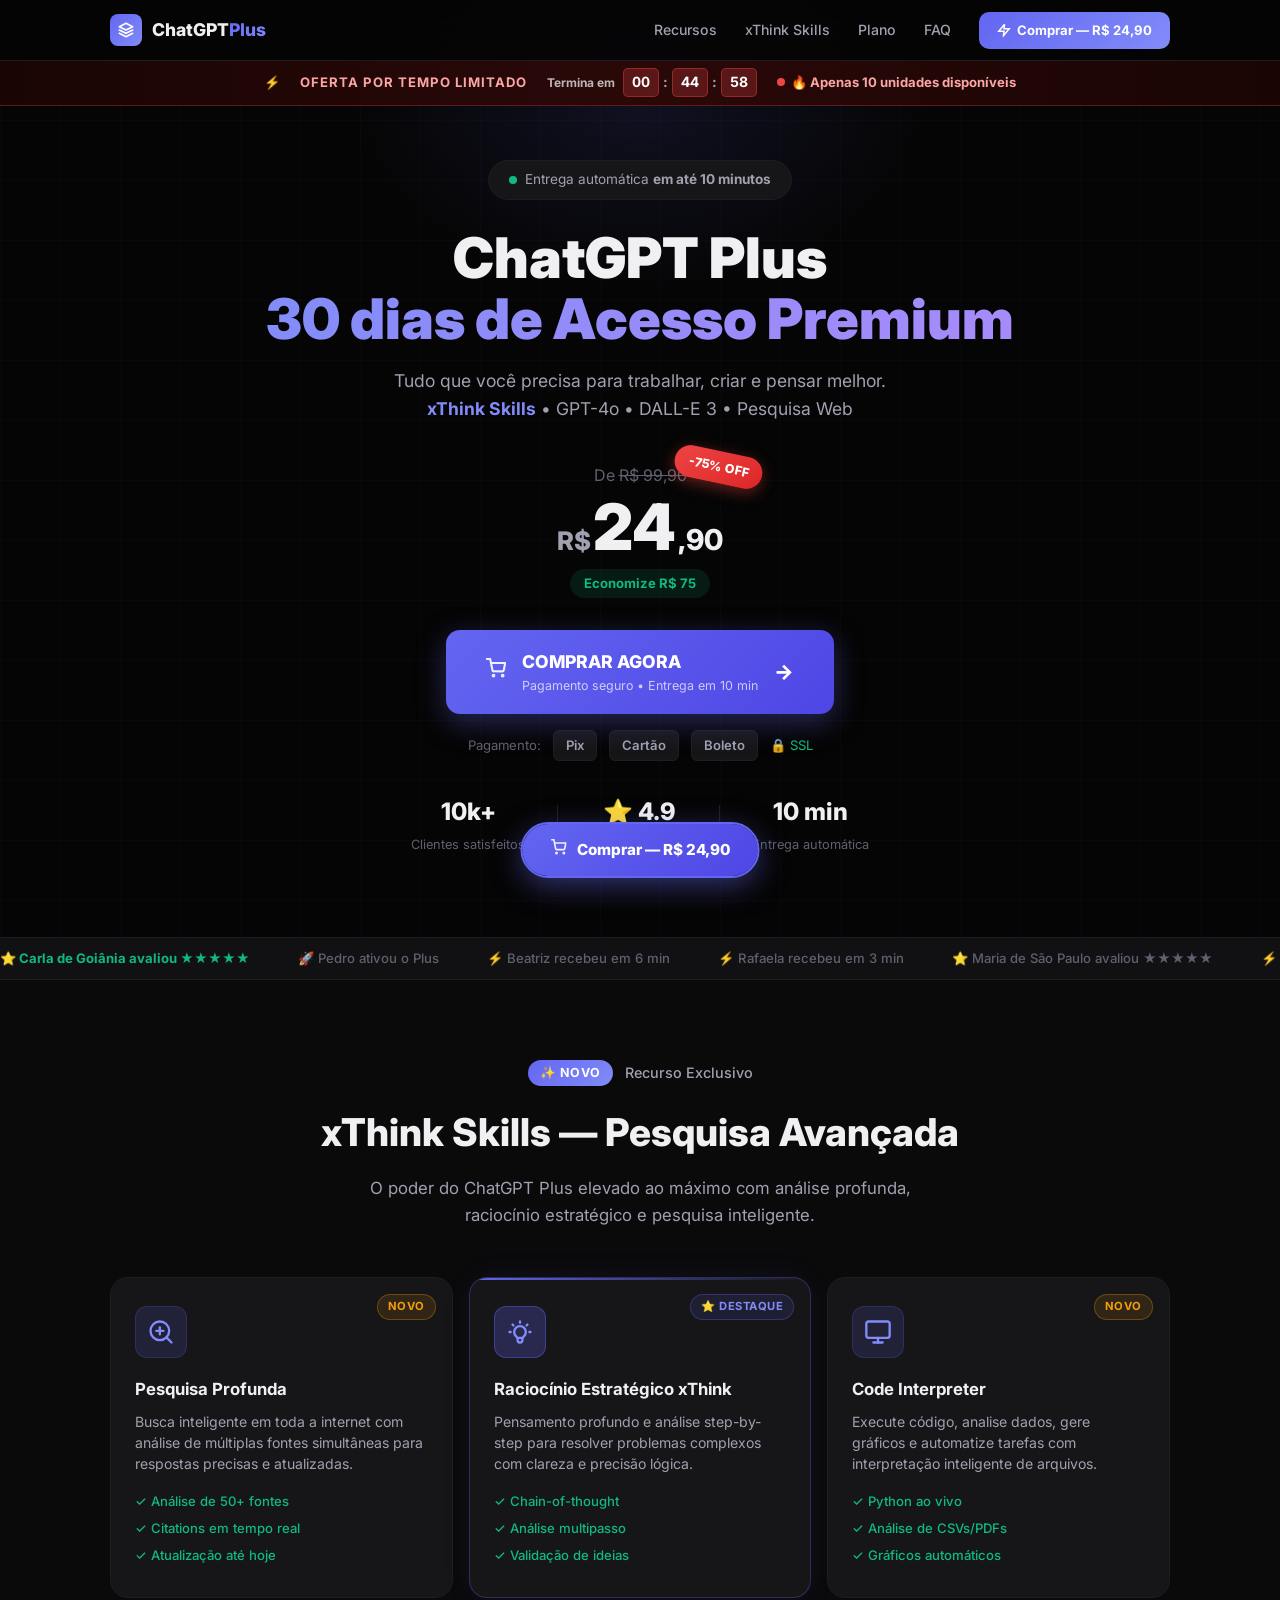
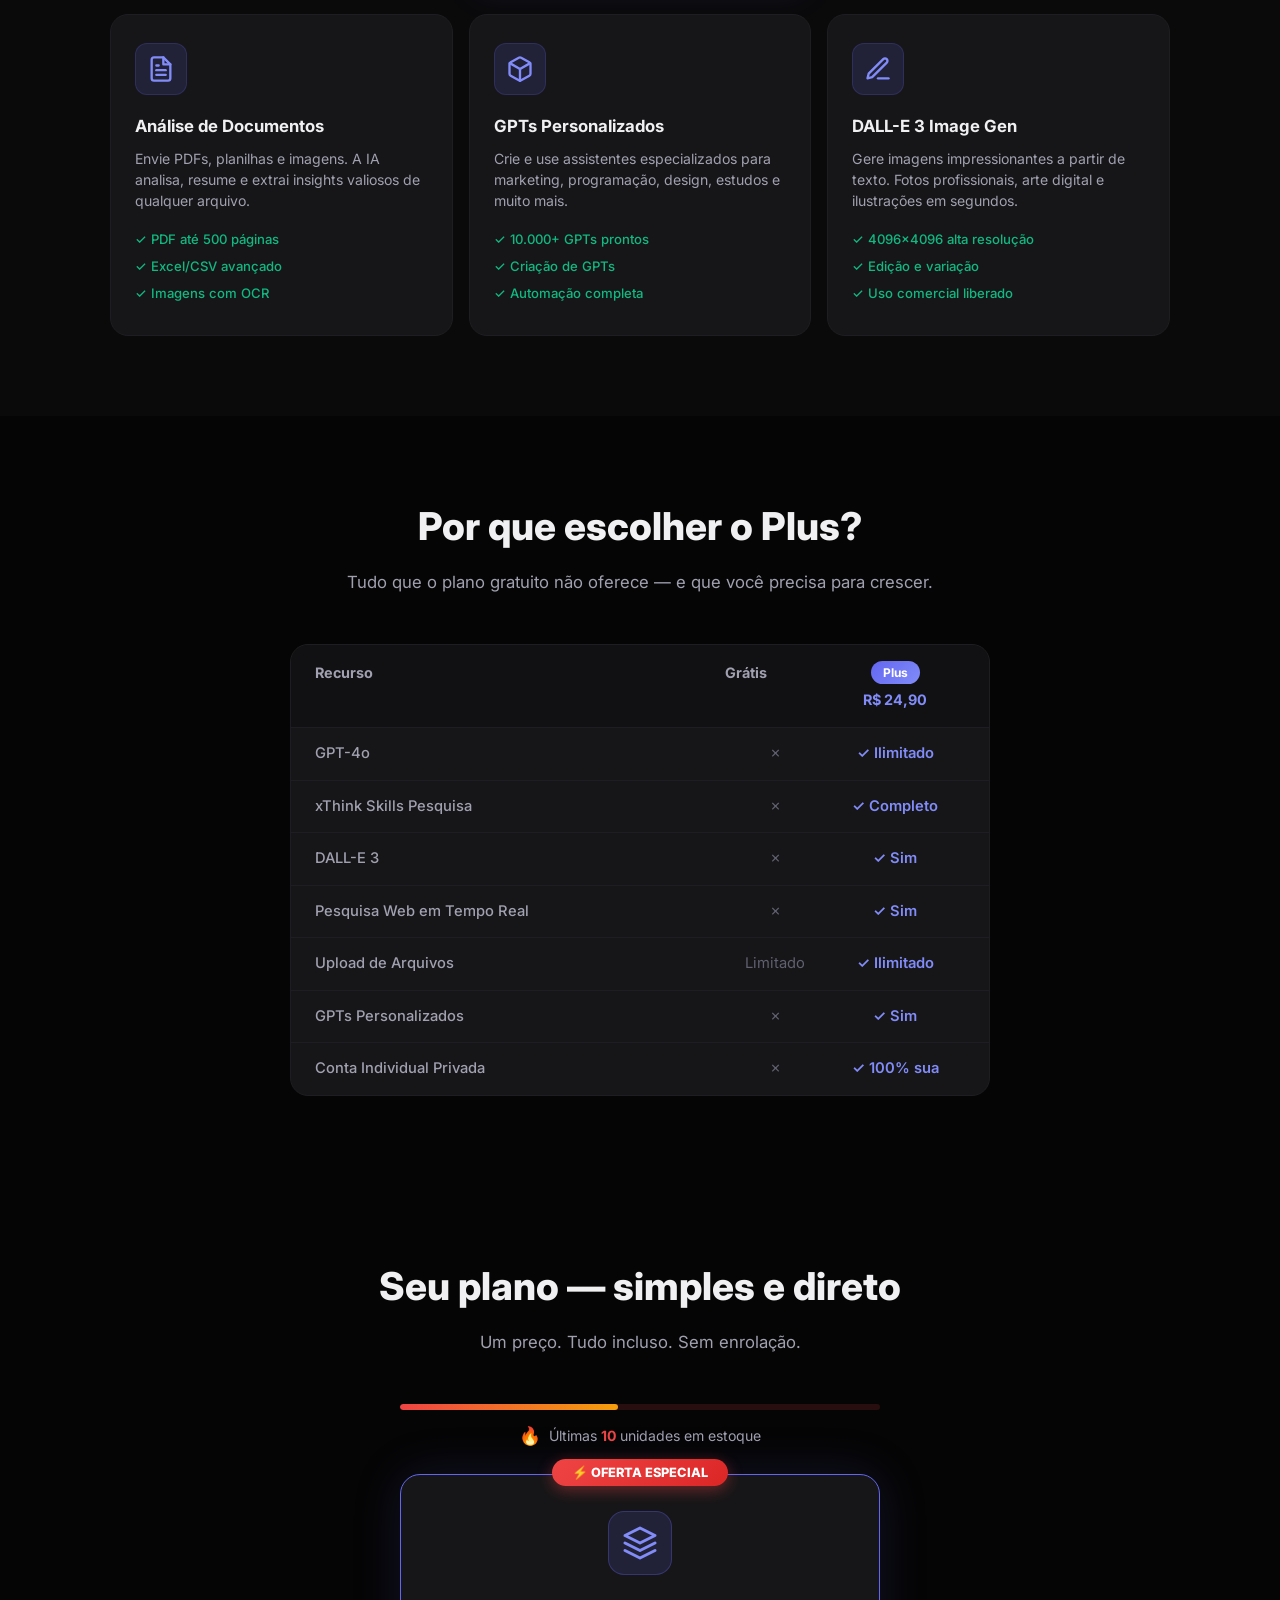
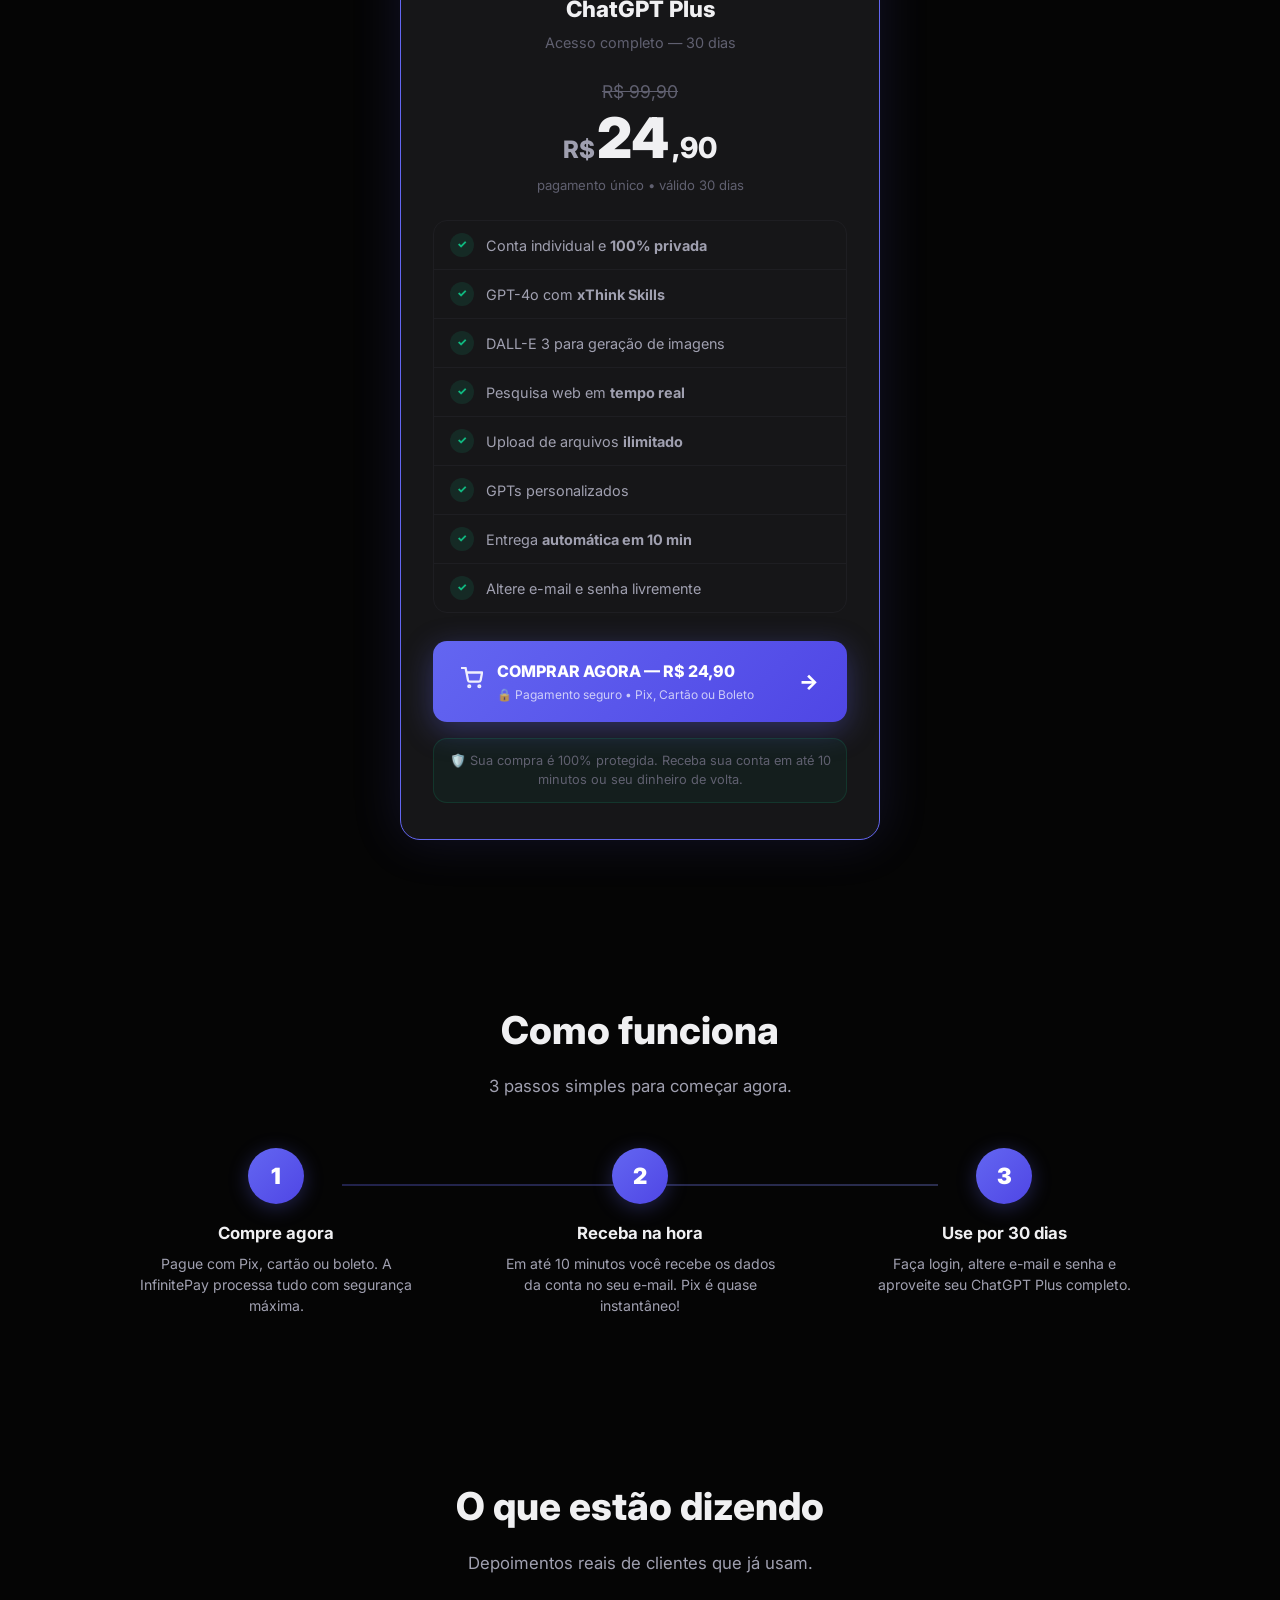
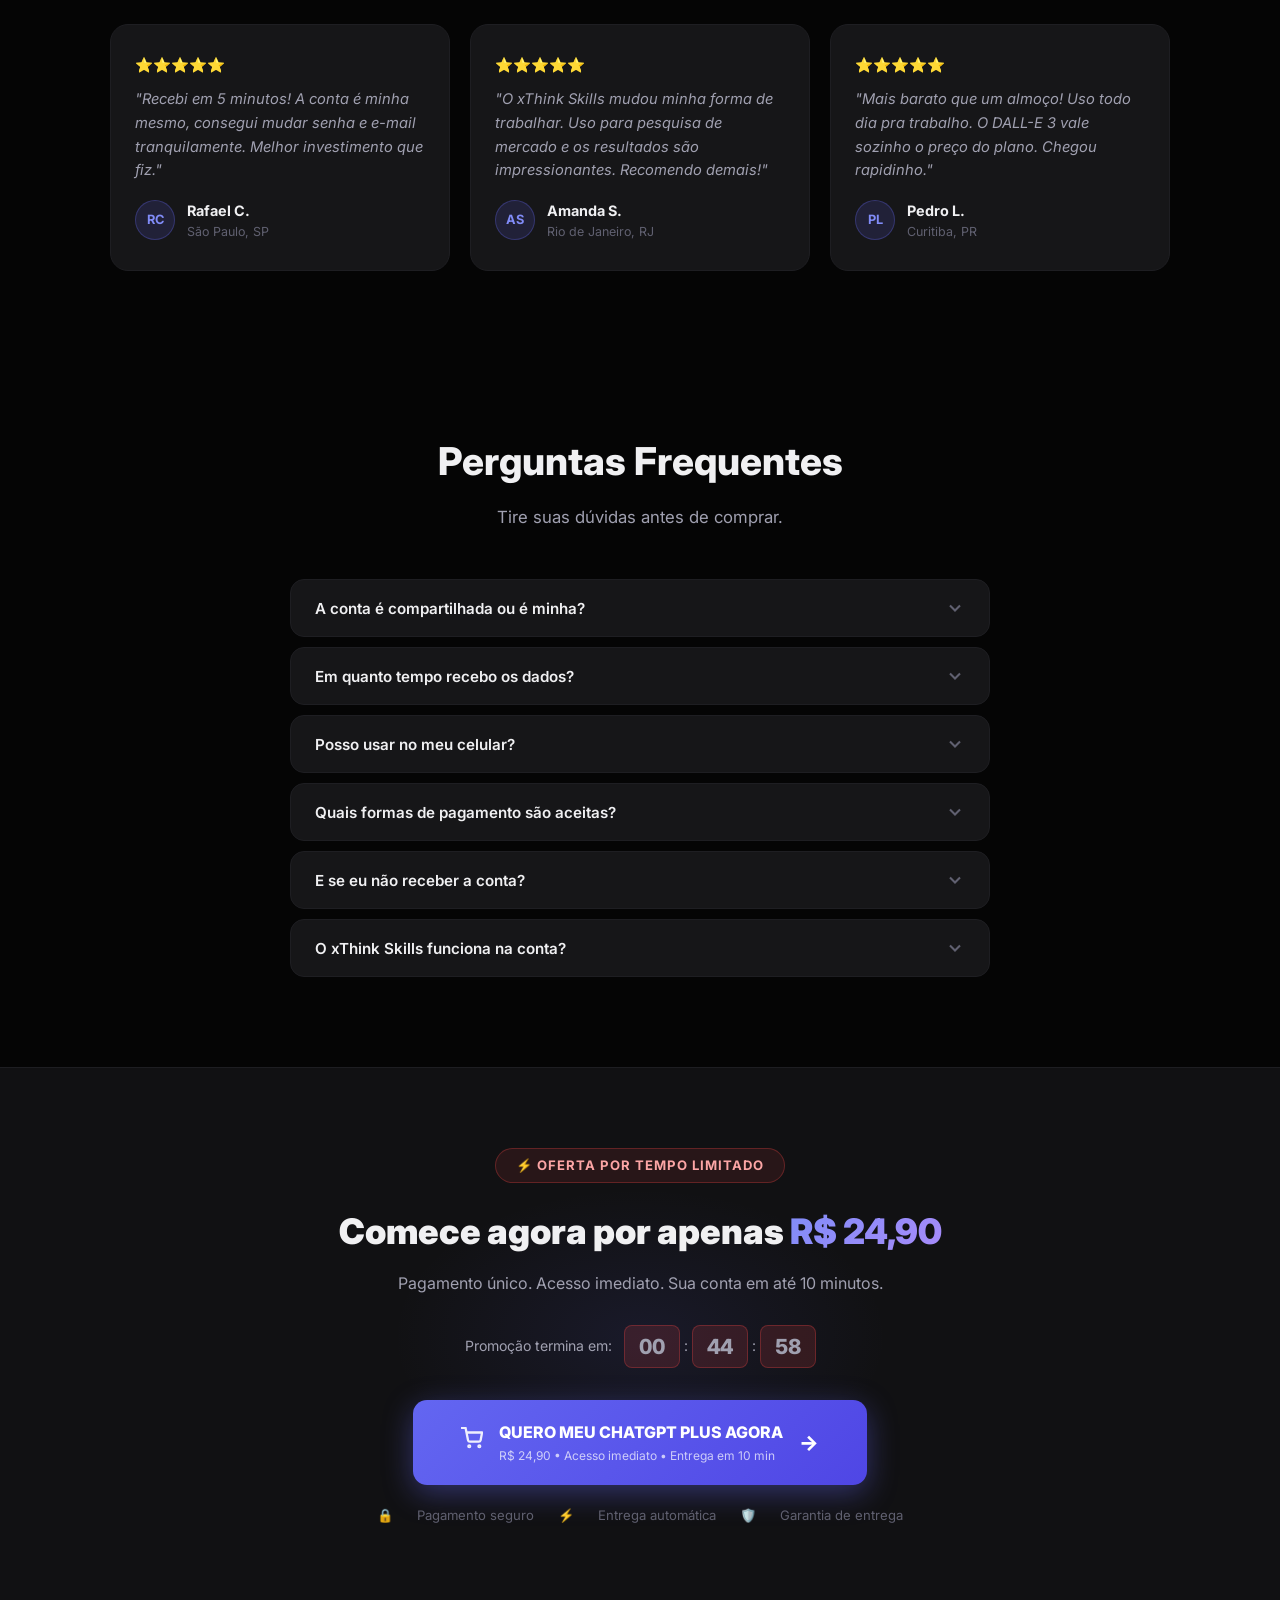
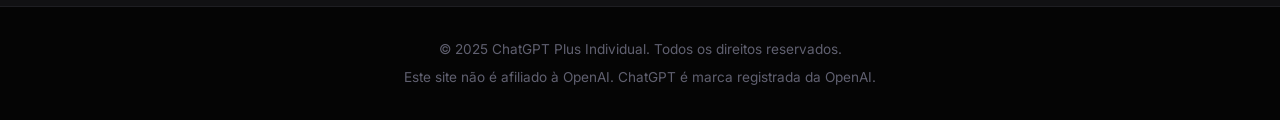
<file: index.html>
<!DOCTYPE html>
<html lang="pt-BR">
<head>
  <meta charset="UTF-8">
  <meta name="viewport" content="width=device-width, initial-scale=1.0">
  <title>ChatGPT Plus — Acesso Premium 30 dias por R$ 24,90</title>
  <meta name="description" content="ChatGPT Plus Individual por 30 dias. GPT-4o, DALL-E 3, xThink Skills, Pesquisa Web e muito mais. Entrega em 10 min.">
  <meta name="keywords" content="ChatGPT Plus, GPT-4o, xThink, DALL-E 3, IA, conta premium">
  <meta name="robots" content="index, follow">

  <meta property="og:title" content="ChatGPT Plus — 30 dias por R$ 24,90">
  <meta property="og:description" content="Acesso completo com GPT-4o, xThink Skills, DALL-E 3 e pesquisa web. Entrega em 10 min.">
  <meta property="og:type" content="website">

  <link rel="icon" href="data:image/svg+xml,<svg xmlns='http://www.w3.org/2000/svg' viewBox='0 0 100 100'><rect width='100' height='100' rx='20' fill='%236366f1'/><text x='50' y='68' font-size='55' font-family='Arial' font-weight='bold' text-anchor='middle' fill='white'>G</text></svg>" type="image/svg+xml">

  <link rel="preconnect" href="https://fonts.googleapis.com">
  <link rel="preconnect" href="https://fonts.gstatic.com" crossorigin>
  <link href="https://fonts.googleapis.com/css2?family=Inter:wght@400;500;600;700;800;900&display=swap" rel="stylesheet">

  <link rel="stylesheet" href="style.css">
</head>
<body>

  <!-- Loader -->
  <div id="loader">
    <div class="loader-pulse">
      <div class="lp-dot"></div>
      <div class="lp-dot"></div>
      <div class="lp-dot"></div>
    </div>
  </div>

  <!-- Header -->
  <header class="header">
    <div class="container header-inner">
      <a href="#" class="logo">
        <div class="logo-icon">
          <svg width="16" height="16" viewBox="0 0 24 24" fill="none" stroke="currentColor" stroke-width="2.5" stroke-linecap="round" stroke-linejoin="round">
            <path d="M12 2L2 7l10 5 10-5-10-5z"/>
            <path d="M2 17l10 5 10-5"/>
            <path d="M2 12l10 5 10-5"/>
          </svg>
        </div>
        <span>ChatGPT<span class="logo-plus">Plus</span></span>
      </a>
      <nav class="nav" id="mainNav">
        <a href="#recursos" class="nav-link">Recursos</a>
        <a href="#xthink" class="nav-link">xThink Skills</a>
        <a href="#plano" class="nav-link">Plano</a>
        <a href="#faq" class="nav-link">FAQ</a>
        <a href="#plano" class="btn-nav pulse-glow">
          <svg width="14" height="14" viewBox="0 0 24 24" fill="none" stroke="currentColor" stroke-width="2.5"><polyline points="13 2 3 14 12 14 11 22 21 10 12 10 13 2"/></svg>
          Comprar — R$ 24,90
        </a>
      </nav>
      <button class="menu-toggle" id="menuToggle" aria-label="Abrir menu">
        <span></span><span></span><span></span>
      </button>
    </div>
  </header>

  <!-- Urgency Bar -->
  <div class="urgency-bar" id="urgencyBar">
    <div class="ub-inner">
      <span class="ub-icon">⚡</span>
      <span class="ub-text">OFERTA POR TEMPO LIMITADO</span>
      <div class="countdown">
        <span class="cs-label">Termina em</span>
        <span class="countdown-segment" id="cd-hours">00</span>
        <span class="cs-sep">:</span>
        <span class="countdown-segment" id="cd-minutes">00</span>
        <span class="cs-sep">:</span>
        <span class="countdown-segment" id="cd-seconds">00</span>
      </div>
      <div class="stock-indicator">
        <span class="stock-pulse"></span>
        <span id="urgencyStock">🔥 Apenas <strong id="stockNum">12</strong> unidades disponíveis</span>
      </div>
    </div>
  </div>

  <!-- Hero -->
  <section class="hero">
    <div class="hero-bg-grid"></div>
    <div class="hero-glow"></div>
    <div class="container hero-content">

      <div class="hero-badge">
        <span class="badge-dot"></span>
        <span>Entrega automática <strong>em até 10 minutos</strong></span>
      </div>

      <h1 class="hero-title">
        ChatGPT Plus<br>
        <span class="gradient-text">30 dias de Acesso Premium</span>
      </h1>

      <p class="hero-sub">
        Tudo que você precisa para trabalhar, criar e pensar melhor.<br>
        <strong>xThink Skills</strong> • GPT-4o • DALL-E 3 • Pesquisa Web
      </p>

      <div class="price-block reveal">
        <div class="price-tag">
          <span class="price-old">De <s>R$ 99,90</s></span>
          <div class="price-main">
            <span class="price-currency">R$</span>
            <span class="price-value">24</span>
            <span class="price-cents">,90</span>
          </div>
          <span class="price-save">Economize R$ 75</span>
        </div>
        <div class="price-badge-float">-75% OFF</div>
      </div>

      <div class="hero-actions reveal">
        <a href="https://checkout.infinitepay.io/wequo/56RGGBH5Vi?redirect=https://chatgptplus-navy.vercel.app/sucesso.html" target="_blank" rel="noopener" class="btn-buy" id="buyBtn">
          <span class="btn-buy-icon">
            <svg width="20" height="20" viewBox="0 0 24 24" fill="none" stroke="currentColor" stroke-width="2.5" stroke-linecap="round" stroke-linejoin="round"><circle cx="9" cy="21" r="1"/><circle cx="20" cy="21" r="1"/><path d="M1 1h4l2.68 13.39a2 2 0 0 0 2 1.61h9.72a2 2 0 0 0 2-1.61L23 6H6"/></svg>
          </span>
          <span class="btn-buy-text">
            <span class="btn-buy-main">COMPRAR AGORA</span>
            <span class="btn-buy-sub">Pagamento seguro • Entrega em 10 min</span>
          </span>
          <span class="btn-buy-arrow">→</span>
        </a>

        <div class="payment-icons">
          <span>Pagamento:</span>
          <span class="pi">Pix</span>
          <span class="pi">Cartão</span>
          <span class="pi">Boleto</span>
          <span class="pi-secure">🔒 SSL</span>
        </div>
      </div>

      <div class="hero-stats reveal">
        <div class="stat-item">
          <span class="stat-num">10k+</span>
          <span class="stat-label">Clientes satisfeitos</span>
        </div>
        <div class="stat-divider"></div>
        <div class="stat-item">
          <span class="stat-num">⭐ 4.9</span>
          <span class="stat-label">Avaliação média</span>
        </div>
        <div class="stat-divider"></div>
        <div class="stat-item">
          <span class="stat-num">10 min</span>
          <span class="stat-label">Entrega automática</span>
        </div>
      </div>

    </div>
  </section>

  <!-- Social Proof Ticker -->
  <div class="proof-ticker">
    <div class="proof-track" id="proofTrack">
      <span>🔥 João comprou agora</span>
      <span>⭐ Maria avaliou ★★★★★</span>
      <span>⚡ Carlos recebeu em 3 min</span>
      <span>🔥 Ana comprou agora</span>
      <span>⭐ Pedro avaliou ★★★★★</span>
      <span>⚡ Juliana recebeu em 5 min</span>
      <span>🔥 Marcos comprou agora</span>
      <span>⭐ Fernanda avaliou ★★★★★</span>
      <span>⚡ Bruno recebeu em 4 min</span>
      <span>🔥 Rafaela comprou agora</span>
      <span>⭐ Diego avaliou ★★★★★</span>
      <span>⚡ Camila recebeu em 2 min</span>
      <span>🔥 Thiago comprou agora</span>
      <span>⭐ Beatriz avaliou ★★★★★</span>
      <span>⚡ Lucas recebeu em 6 min</span>
      <span>🔥 Felipe comprou agora</span>
      <span>⭐ Carla avaliou ★★★★★</span>
      <span>⚡ Renata recebeu em 4 min</span>
      <span>🔥 Gabriel comprou agora</span>
      <span>⭐ Bianca avaliou ★★★★★</span>
      <span>⚡ Ricardo recebeu em 3 min</span>
    </div>
  </div>

  <!-- xThink Skills -->
  <section class="section xthink-section" id="xthink">
    <div class="container">
      <div class="section-eyebrow reveal">
        <span class="eyebrow-badge">✨ NOVO</span>
        <span>Recurso Exclusivo</span>
      </div>
      <h2 class="section-title reveal">xThink Skills — Pesquisa Avançada</h2>
      <p class="section-subtitle reveal">O poder do ChatGPT Plus elevado ao máximo com análise profunda, raciocínio estratégico e pesquisa inteligente.</p>

      <div class="xthink-grid">
        <div class="xthink-card reveal">
          <div class="xc-icon">
            <svg width="28" height="28" viewBox="0 0 24 24" fill="none" stroke="currentColor" stroke-width="2" stroke-linecap="round" stroke-linejoin="round"><circle cx="11" cy="11" r="8"/><path d="m21 21-4.35-4.35"/><path d="M11 8v6"/><path d="M8 11h6"/></svg>
          </div>
          <div class="xc-badge-new">NOVO</div>
          <h3>Pesquisa Profunda</h3>
          <p>Busca inteligente em toda a internet com análise de múltiplas fontes simultâneas para respostas precisas e atualizadas.</p>
          <ul class="xc-list">
            <li>✓ Análise de 50+ fontes</li>
            <li>✓ Citations em tempo real</li>
            <li>✓ Atualização até hoje</li>
          </ul>
        </div>

        <div class="xthink-card reveal xc-featured">
          <div class="xc-icon xc-icon-glow">
            <svg width="28" height="28" viewBox="0 0 24 24" fill="none" stroke="currentColor" stroke-width="2" stroke-linecap="round" stroke-linejoin="round"><path d="M9.663 17h4.673M12 3v1m6.364 1.636-.707.707M21 12h-1M4 12H3m3.343-5.657-.707-.707m2.828 9.9a5 5 0 1 1 7.072 0l-.548.547A3.374 3.374 0 0 0 14 18.469V19a2 2 0 1 1-4 0v-.531c0-.895-.356-1.754-.988-2.386l-.548-.547z"/></svg>
          </div>
          <div class="xc-badge-pop">⭐ DESTAQUE</div>
          <h3>Raciocínio Estratégico xThink</h3>
          <p>Pensamento profundo e análise step-by-step para resolver problemas complexos com clareza e precisão lógica.</p>
          <ul class="xc-list">
            <li>✓ Chain-of-thought</li>
            <li>✓ Análise multipasso</li>
            <li>✓ Validação de ideias</li>
          </ul>
        </div>

        <div class="xthink-card reveal">
          <div class="xc-icon">
            <svg width="28" height="28" viewBox="0 0 24 24" fill="none" stroke="currentColor" stroke-width="2" stroke-linecap="round" stroke-linejoin="round"><rect x="2" y="3" width="20" height="14" rx="2" ry="2"/><line x1="8" y1="21" x2="16" y2="21"/><line x1="12" y1="17" x2="12" y2="21"/></svg>
          </div>
          <div class="xc-badge-new">NOVO</div>
          <h3>Code Interpreter</h3>
          <p>Execute código, analise dados, gere gráficos e automatize tarefas com interpretação inteligente de arquivos.</p>
          <ul class="xc-list">
            <li>✓ Python ao vivo</li>
            <li>✓ Análise de CSVs/PDFs</li>
            <li>✓ Gráficos automáticos</li>
          </ul>
        </div>

        <div class="xthink-card reveal">
          <div class="xc-icon">
            <svg width="28" height="28" viewBox="0 0 24 24" fill="none" stroke="currentColor" stroke-width="2" stroke-linecap="round" stroke-linejoin="round"><path d="M14 2H6a2 2 0 0 0-2 2v16a2 2 0 0 0 2 2h12a2 2 0 0 0 2-2V8z"/><polyline points="14 2 14 8 20 8"/><line x1="16" y1="13" x2="8" y2="13"/><line x1="16" y1="17" x2="8" y2="17"/><polyline points="10 9 9 9 8 9"/></svg>
          </div>
          <h3>Análise de Documentos</h3>
          <p>Envie PDFs, planilhas e imagens. A IA analisa, resume e extrai insights valiosos de qualquer arquivo.</p>
          <ul class="xc-list">
            <li>✓ PDF até 500 páginas</li>
            <li>✓ Excel/CSV avançado</li>
            <li>✓ Imagens com OCR</li>
          </ul>
        </div>

        <div class="xthink-card reveal">
          <div class="xc-icon">
            <svg width="28" height="28" viewBox="0 0 24 24" fill="none" stroke="currentColor" stroke-width="2" stroke-linecap="round" stroke-linejoin="round"><path d="M21 16V8a2 2 0 0 0-1-1.73l-7-4a2 2 0 0 0-2 0l-7 4A2 2 0 0 0 3 8v8a2 2 0 0 0 1 1.73l7 4a2 2 0 0 0 2 0l7-4A2 2 0 0 0 21 16z"/><polyline points="3.27 6.96 12 12.01 20.73 6.96"/><line x1="12" y1="22.08" x2="12" y2="12"/></svg>
          </div>
          <h3>GPTs Personalizados</h3>
          <p>Crie e use assistentes especializados para marketing, programação, design, estudos e muito mais.</p>
          <ul class="xc-list">
            <li>✓ 10.000+ GPTs prontos</li>
            <li>✓ Criação de GPTs</li>
            <li>✓ Automação completa</li>
          </ul>
        </div>

        <div class="xthink-card reveal">
          <div class="xc-icon">
            <svg width="28" height="28" viewBox="0 0 24 24" fill="none" stroke="currentColor" stroke-width="2" stroke-linecap="round" stroke-linejoin="round"><path d="M12 20h9"/><path d="M16.5 3.5a2.121 2.121 0 0 1 3 3L7 19l-4 1 1-4L16.5 3.5z"/></svg>
          </div>
          <h3>DALL-E 3 Image Gen</h3>
          <p>Gere imagens impressionantes a partir de texto. Fotos profissionais, arte digital e ilustrações em segundos.</p>
          <ul class="xc-list">
            <li>✓ 4096x4096 alta resolução</li>
            <li>✓ Edição e variação</li>
            <li>✓ Uso comercial liberado</li>
          </ul>
        </div>
      </div>
    </div>
  </section>

  <!-- Features -->
  <section class="section" id="recursos">
    <div class="container">
      <h2 class="section-title reveal">Por que escolher o Plus?</h2>
      <p class="section-subtitle reveal">Tudo que o plano gratuito não oferece — e que você precisa para crescer.</p>

      <div class="compare-table reveal">
        <div class="ct-header">
          <div class="ct-feature-col">Recurso</div>
          <div class="ct-free-col">Grátis</div>
          <div class="ct-plus-col highlight-col">
            <span class="ct-badge">Plus</span>
            R$ 24,90
          </div>
        </div>
        <div class="ct-row">
          <span class="ct-feat">GPT-4o</span>
          <span class="ct-free">✗</span>
          <span class="ct-plus highlight-col">✓ Ilimitado</span>
        </div>
        <div class="ct-row">
          <span class="ct-feat">xThink Skills Pesquisa</span>
          <span class="ct-free">✗</span>
          <span class="ct-plus highlight-col">✓ Completo</span>
        </div>
        <div class="ct-row">
          <span class="ct-feat">DALL-E 3</span>
          <span class="ct-free">✗</span>
          <span class="ct-plus highlight-col">✓ Sim</span>
        </div>
        <div class="ct-row">
          <span class="ct-feat">Pesquisa Web em Tempo Real</span>
          <span class="ct-free">✗</span>
          <span class="ct-plus highlight-col">✓ Sim</span>
        </div>
        <div class="ct-row">
          <span class="ct-feat">Upload de Arquivos</span>
          <span class="ct-free">Limitado</span>
          <span class="ct-plus highlight-col">✓ Ilimitado</span>
        </div>
        <div class="ct-row">
          <span class="ct-feat">GPTs Personalizados</span>
          <span class="ct-free">✗</span>
          <span class="ct-plus highlight-col">✓ Sim</span>
        </div>
        <div class="ct-row">
          <span class="ct-feat">Conta Individual Privada</span>
          <span class="ct-free">✗</span>
          <span class="ct-plus highlight-col">✓ 100% sua</span>
        </div>
      </div>
    </div>
  </section>

  <!-- Plan -->
  <section class="plan-section" id="plano">
    <div class="container">
      <h2 class="section-title reveal">Seu plano — simples e direto</h2>
      <p class="section-subtitle reveal">Um preço. Tudo incluso. Sem enrolação.</p>

      <!-- Estoque visual -->
      <div class="stock-display reveal" id="stockDisplay">
        <div class="sd-bar">
          <div class="sd-bar-fill" id="sdFill" style="width: 70%"></div>
        </div>
        <div class="sd-info">
          <span class="sd-fire">🔥</span>
          <span class="sd-text">Últimas <strong id="stockDisplayNum">17</strong> unidades em estoque</span>
        </div>
      </div>

      <div class="plan-card reveal">
        <div class="plan-floating">
          <span class="pf-tag">⚡ OFERTA ESPECIAL</span>
        </div>

        <div class="plan-header">
          <div class="plan-icon-big">
            <svg width="36" height="36" viewBox="0 0 24 24" fill="none" stroke="currentColor" stroke-width="2" stroke-linecap="round" stroke-linejoin="round">
              <path d="M12 2L2 7l10 5 10-5-10-5z"/>
              <path d="M2 17l10 5 10-5"/>
              <path d="M2 12l10 5 10-5"/>
            </svg>
          </div>
          <h3 class="plan-title">ChatGPT Plus</h3>
          <p class="plan-subtitle">Acesso completo — 30 dias</p>
        </div>

        <div class="plan-price-area">
          <div class="plan-old-price"><s>R$ 99,90</s></div>
          <div class="plan-price-big">
            <span class="currency">R$</span>
            <span class="price-num">24</span>
            <span class="price-dec">,90</span>
          </div>
          <div class="plan-period">pagamento único • válido 30 dias</div>
        </div>

        <div class="plan-checklist">
          <div class="pc-item">
            <span class="pc-icon">✓</span>
            <span>Conta individual e <strong>100% privada</strong></span>
          </div>
          <div class="pc-item">
            <span class="pc-icon">✓</span>
            <span>GPT-4o com <strong>xThink Skills</strong></span>
          </div>
          <div class="pc-item">
            <span class="pc-icon">✓</span>
            <span>DALL-E 3 para geração de imagens</span>
          </div>
          <div class="pc-item">
            <span class="pc-icon">✓</span>
            <span>Pesquisa web em <strong>tempo real</strong></span>
          </div>
          <div class="pc-item">
            <span class="pc-icon">✓</span>
            <span>Upload de arquivos <strong>ilimitado</strong></span>
          </div>
          <div class="pc-item">
            <span class="pc-icon">✓</span>
            <span>GPTs personalizados</span>
          </div>
          <div class="pc-item">
            <span class="pc-icon">✓</span>
            <span>Entrega <strong>automática em 10 min</strong></span>
          </div>
          <div class="pc-item">
            <span class="pc-icon">✓</span>
            <span>Altere e-mail e senha livremente</span>
          </div>
        </div>

        <a href="https://checkout.infinitepay.io/wequo/56RGGBH5Vi?redirect=https://chatgptplus-navy.vercel.app/sucesso.html" target="_blank" rel="noopener" class="btn-buy-full" id="planBuyBtn">
          <span class="btnbf-icon">
            <svg width="22" height="22" viewBox="0 0 24 24" fill="none" stroke="currentColor" stroke-width="2.5" stroke-linecap="round" stroke-linejoin="round"><circle cx="9" cy="21" r="1"/><circle cx="20" cy="21" r="1"/><path d="M1 1h4l2.68 13.39a2 2 0 0 0 2 1.61h9.72a2 2 0 0 0 2-1.61L23 6H6"/></svg>
          </span>
          <span class="btnbf-text">
            <span class="btnbf-main">COMPRAR AGORA — R$ 24,90</span>
            <span class="btnbf-sub">🔒 Pagamento seguro • Pix, Cartão ou Boleto</span>
          </span>
          <span class="btnbf-arrow">→</span>
        </a>

        <div class="plan-guarantee">
          <span>🛡️</span> Sua compra é 100% protegida. Receba sua conta em até 10 minutos ou seu dinheiro de volta.
        </div>
      </div>
    </div>
  </section>

  <!-- How it works -->
  <section class="section" id="como-funciona">
    <div class="container">
      <h2 class="section-title reveal">Como funciona</h2>
      <p class="section-subtitle reveal">3 passos simples para começar agora.</p>

      <div class="steps-grid">
        <div class="step-card reveal">
          <div class="step-icon-wrap">
            <span class="step-num-big">1</span>
          </div>
          <div class="step-body">
            <h3>Compre agora</h3>
            <p>Pague com Pix, cartão ou boleto. A InfinitePay processa tudo com segurança máxima.</p>
          </div>
        </div>

        <div class="step-card reveal">
          <div class="step-icon-wrap">
            <span class="step-num-big">2</span>
          </div>
          <div class="step-body">
            <h3>Receba na hora</h3>
            <p>Em até 10 minutos você recebe os dados da conta no seu e-mail. Pix é quase instantâneo!</p>
          </div>
        </div>

        <div class="step-card reveal">
          <div class="step-icon-wrap">
            <span class="step-num-big">3</span>
          </div>
          <div class="step-body">
            <h3>Use por 30 dias</h3>
            <p>Faça login, altere e-mail e senha e aproveite seu ChatGPT Plus completo.</p>
          </div>
        </div>
      </div>
    </div>
  </section>

  <!-- Testimonials -->
  <section class="section">
    <div class="container">
      <h2 class="section-title reveal">O que estão dizendo</h2>
      <p class="section-subtitle reveal">Depoimentos reais de clientes que já usam.</p>

      <div class="testimonials-grid reveal">
        <div class="testimonial-card">
          <div class="tc-stars">⭐⭐⭐⭐⭐</div>
          <p class="tc-text">"Recebi em 5 minutos! A conta é minha mesmo, consegui mudar senha e e-mail tranquilamente. Melhor investimento que fiz."</p>
          <div class="tc-author">
            <div class="tc-avatar">RC</div>
            <div>
              <div class="tc-name">Rafael C.</div>
              <div class="tc-location">São Paulo, SP</div>
            </div>
          </div>
        </div>

        <div class="testimonial-card">
          <div class="tc-stars">⭐⭐⭐⭐⭐</div>
          <p class="tc-text">"O xThink Skills mudou minha forma de trabalhar. Uso para pesquisa de mercado e os resultados são impressionantes. Recomendo demais!"</p>
          <div class="tc-author">
            <div class="tc-avatar">AS</div>
            <div>
              <div class="tc-name">Amanda S.</div>
              <div class="tc-location">Rio de Janeiro, RJ</div>
            </div>
          </div>
        </div>

        <div class="testimonial-card">
          <div class="tc-stars">⭐⭐⭐⭐⭐</div>
          <p class="tc-text">"Mais barato que um almoço! Uso todo dia pra trabalho. O DALL-E 3 vale sozinho o preço do plano. Chegou rapidinho."</p>
          <div class="tc-author">
            <div class="tc-avatar">PL</div>
            <div>
              <div class="tc-name">Pedro L.</div>
              <div class="tc-location">Curitiba, PR</div>
            </div>
          </div>
        </div>
      </div>
    </div>
  </section>

  <!-- FAQ -->
  <section class="section" id="faq">
    <div class="container">
      <h2 class="section-title reveal">Perguntas Frequentes</h2>
      <p class="section-subtitle reveal">Tire suas dúvidas antes de comprar.</p>

      <div class="faq-list">
        <div class="faq-item reveal">
          <button class="faq-q">
            <span>A conta é compartilhada ou é minha?</span>
            <svg class="faq-arrow" viewBox="0 0 24 24" fill="none" stroke="currentColor" stroke-width="2.5"><path d="M6 9l6 6 6-6"/></svg>
          </button>
          <div class="faq-a">
            <div class="faq-a-inner">
              <strong>100% sua!</strong> A conta é individual e privada. Você pode alterar e-mail e senha para seus dados pessoais assim que receber. Ninguém mais terá acesso.
            </div>
          </div>
        </div>

        <div class="faq-item reveal">
          <button class="faq-q">
            <span>Em quanto tempo recebo os dados?</span>
            <svg class="faq-arrow" viewBox="0 0 24 24" fill="none" stroke="currentColor" stroke-width="2.5"><path d="M6 9l6 6 6-6"/></svg>
          </button>
          <div class="faq-a">
            <div class="faq-a-inner">
              A entrega é <strong>automática em até 10 minutos</strong> após a confirmação do pagamento. Pagamento via Pix costuma ser instantâneo. Cartão pode levar alguns minutos.
            </div>
          </div>
        </div>

        <div class="faq-item reveal">
          <button class="faq-q">
            <span>Posso usar no meu celular?</span>
            <svg class="faq-arrow" viewBox="0 0 24 24" fill="none" stroke="currentColor" stroke-width="2.5"><path d="M6 9l6 6 6-6"/></svg>
          </button>
          <div class="faq-a">
            <div class="faq-a-inner">
              Sim! Funciona no celular, tablet e computador. Você pode acessar pelo app do ChatGPT ou pelo site em qualquer dispositivo.
            </div>
          </div>
        </div>

        <div class="faq-item reveal">
          <button class="faq-q">
            <span>Quais formas de pagamento são aceitas?</span>
            <svg class="faq-arrow" viewBox="0 0 24 24" fill="none" stroke="currentColor" stroke-width="2.5"><path d="M6 9l6 6 6-6"/></svg>
          </button>
          <div class="faq-a">
            <div class="faq-a-inner">
              Aceitamos <strong>Pix, cartão de crédito</strong> (todas as bandeiras) e <strong>boleto bancário</strong>. O checkout é seguro via InfinityPay com certificação SSL.
            </div>
          </div>
        </div>

        <div class="faq-item reveal">
          <button class="faq-q">
            <span>E se eu não receber a conta?</span>
            <svg class="faq-arrow" viewBox="0 0 24 24" fill="none" stroke="currentColor" stroke-width="2.5"><path d="M6 9l6 6 6-6"/></svg>
          </button>
          <div class="faq-a">
            <div class="faq-a-inner">
              Caso não receba em até 10 minutos, basta entrar em contato. Sua compra é protegida e garantimos a entrega ou reembolso total.
            </div>
          </div>
        </div>

        <div class="faq-item reveal">
          <button class="faq-q">
            <span>O xThink Skills funciona na conta?</span>
            <svg class="faq-arrow" viewBox="0 0 24 24" fill="none" stroke="currentColor" stroke-width="2.5"><path d="M6 9l6 6 6-6"/></svg>
          </button>
          <div class="faq-a">
            <div class="faq-a-inner">
              Sim! A conta Plus dá acesso completo a todos os recursos avançados incluindo pesquisa profunda, raciocínio estratégico xThink e todas as ferramentas premium.
            </div>
          </div>
        </div>
      </div>
    </div>
  </section>

  <!-- Final CTA -->
  <section class="final-cta">
    <div class="final-cta-glow"></div>
    <div class="container">
      <div class="fcta-inner reveal">
        <div class="fcta-badge">⚡ OFERTA POR TEMPO LIMITADO</div>
        <h2 class="fcta-title">Comece agora por apenas <span class="fcta-price">R$ 24,90</span></h2>
        <p class="fcta-sub">Pagamento único. Acesso imediato. Sua conta em até 10 minutos.</p>

        <div class="fcta-countdown">
          <span>Promoção termina em:</span>
          <div class="countdown countdown-big">
            <span class="countdown-segment" id="fcd-hours">00</span>
            <span>:</span>
            <span class="countdown-segment" id="fcd-minutes">00</span>
            <span>:</span>
            <span class="countdown-segment" id="fcd-seconds">00</span>
          </div>
        </div>

        <a href="https://checkout.infinitepay.io/wequo/56RGGBH5Vi?redirect=https://chatgptplus-navy.vercel.app/sucesso.html" target="_blank" rel="noopener" class="btn-buy-final">
          <span class="btnbf-icon">
            <svg width="22" height="22" viewBox="0 0 24 24" fill="none" stroke="currentColor" stroke-width="2.5" stroke-linecap="round" stroke-linejoin="round"><circle cx="9" cy="21" r="1"/><circle cx="20" cy="21" r="1"/><path d="M1 1h4l2.68 13.39a2 2 0 0 0 2 1.61h9.72a2 2 0 0 0 2-1.61L23 6H6"/></svg>
          </span>
          <span class="btnbf-text">
            <span class="btnbf-main">QUERO MEU CHATGPT PLUS AGORA</span>
            <span class="btnbf-sub">R$ 24,90 • Acesso imediato • Entrega em 10 min</span>
          </span>
          <span class="btnbf-arrow">→</span>
        </a>

        <div class="fcta-trust">
          <span>🔒</span> Pagamento seguro
          <span>⚡</span> Entrega automática
          <span>🛡️</span> Garantia de entrega
        </div>
      </div>
    </div>
  </section>

  <!-- Floating CTA -->
  <div class="floating-cta" id="floatingCta">
    <a href="https://checkout.infinitepay.io/wequo/56RGGBH5Vi?redirect=https://chatgptplus-navy.vercel.app/sucesso.html" target="_blank" rel="noopener" class="fcta-btn">
      <span class="fcta-btn-icon">
        <svg width="16" height="16" viewBox="0 0 24 24" fill="none" stroke="currentColor" stroke-width="2.5"><circle cx="9" cy="21" r="1"/><circle cx="20" cy="21" r="1"/><path d="M1 1h4l2.68 13.39a2 2 0 0 0 2 1.61h9.72a2 2 0 0 0 2-1.61L23 6H6"/></svg>
      </span>
      <span class="fcta-btn-text">Comprar — R$ 24,90</span>
      <span class="fcta-btn-pulse"></span>
    </a>
  </div>

  <!-- Footer -->
  <footer class="footer">
    <div class="container">
      <p>&copy; 2025 ChatGPT Plus Individual. Todos os direitos reservados.</p>
      <p class="footer-disclaimer">Este site não é afiliado à OpenAI. ChatGPT é marca registrada da OpenAI.</p>
    </div>
  </footer>

  <script src="script.js"></script>
</body>
</html>
</file>
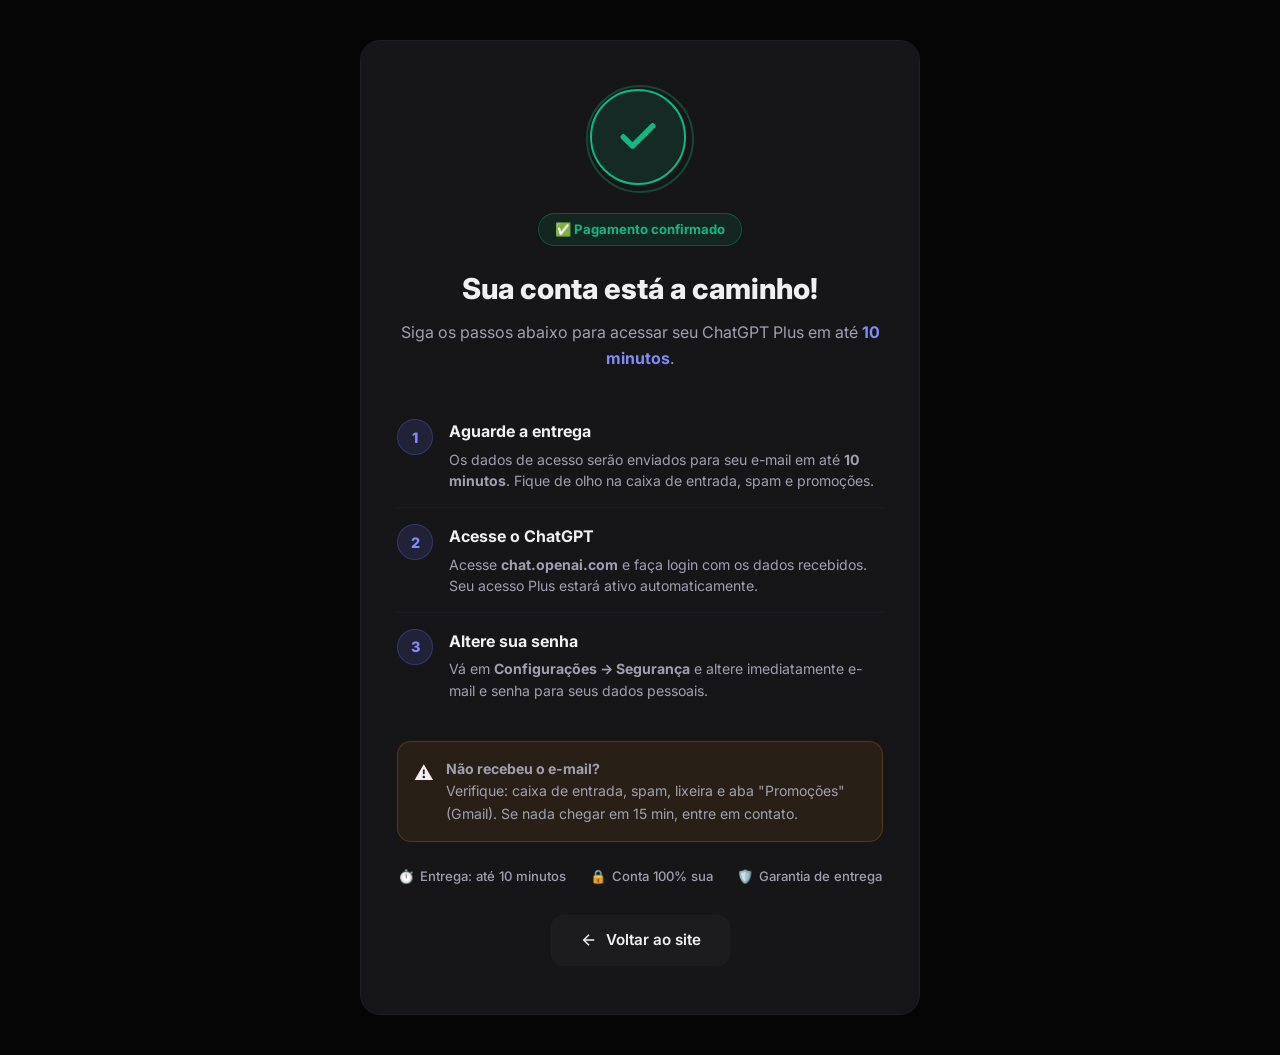
<file: success.html>
<!DOCTYPE html>
<html lang="pt-BR">
<head>
  <meta charset="UTF-8">
  <meta name="viewport" content="width=device-width, initial-scale=1.0">
  <title>Pagamento Confirmado — ChatGPT Plus</title>
  <meta name="robots" content="noindex, nofollow">

  <link rel="icon" href="data:image/svg+xml,<svg xmlns='http://www.w3.org/2000/svg' viewBox='0 0 100 100'><rect width='100' height='100' rx='20' fill='%2310b981'/><text x='50' y='68' font-size='55' font-family='Arial' font-weight='bold' text-anchor='middle' fill='white'>✓</text></svg>" type="image/svg+xml">

  <link rel="preconnect" href="https://fonts.googleapis.com">
  <link rel="preconnect" href="https://fonts.gstatic.com" crossorigin>
  <link href="https://fonts.googleapis.com/css2?family=Inter:wght@400;500;600;700;800;900&display=swap" rel="stylesheet">

  <link rel="stylesheet" href="style.css">
</head>
<body>

  <div class="success-page">
    <div class="success-card">

      <div class="success-icon-wrap">
        <div class="success-icon-ring"></div>
        <div class="success-icon">
          <svg viewBox="0 0 24 24" fill="none" stroke="currentColor" stroke-width="3" stroke-linecap="round" stroke-linejoin="round">
            <polyline points="20 6 9 17 4 12"/>
          </svg>
        </div>
      </div>

      <div class="success-badge">✅ Pagamento confirmado</div>

      <h1 class="success-title">Sua conta está a caminho!</h1>
      <p class="success-sub">Siga os passos abaixo para acessar seu ChatGPT Plus em até <strong>10 minutos</strong>.</p>

      <div class="success-steps">
        <div class="success-step">
          <div class="ss-num">1</div>
          <div class="ss-body">
            <h3>Aguarde a entrega</h3>
            <p>Os dados de acesso serão enviados para seu e-mail em até <strong>10 minutos</strong>. Fique de olho na caixa de entrada, spam e promoções.</p>
          </div>
        </div>
        <div class="success-step">
          <div class="ss-num">2</div>
          <div class="ss-body">
            <h3>Acesse o ChatGPT</h3>
            <p>Acesse <strong>chat.openai.com</strong> e faça login com os dados recebidos. Seu acesso Plus estará ativo automaticamente.</p>
          </div>
        </div>
        <div class="success-step">
          <div class="ss-num">3</div>
          <div class="ss-body">
            <h3>Altere sua senha</h3>
            <p>Vá em <strong>Configurações → Segurança</strong> e altere imediatamente e-mail e senha para seus dados pessoais.</p>
          </div>
        </div>
      </div>

      <div class="success-alert">
        <span class="sa-icon">⚠️</span>
        <div class="sa-body">
          <strong>Não recebeu o e-mail?</strong><br>
          Verifique: caixa de entrada, spam, lixeira e aba "Promoções" (Gmail). Se nada chegar em 15 min, entre em contato.
        </div>
      </div>

      <div class="success-info">
        <div class="si-item">
          <span>⏱️</span> Entrega: até 10 minutos
        </div>
        <div class="si-item">
          <span>🔒</span> Conta 100% sua
        </div>
        <div class="si-item">
          <span>🛡️</span> Garantia de entrega
        </div>
      </div>

      <a href="index.html" class="success-back">
        <svg width="18" height="18" viewBox="0 0 24 24" fill="none" stroke="currentColor" stroke-width="2"><line x1="19" y1="12" x2="5" y2="12"/><polyline points="12 19 5 12 12 5"/></svg>
        Voltar ao site
      </a>

    </div>
  </div>

  <style>
    .success-page {
      min-height: 100vh;
      display: flex;
      align-items: center;
      justify-content: center;
      padding: 40px 20px;
      background: var(--bg);
    }
    .success-card {
      max-width: 560px;
      width: 100%;
      background: var(--card);
      border: 1px solid var(--border);
      border-radius: 20px;
      padding: 48px 36px;
      text-align: center;
      animation: fadeInUp 0.6s ease both;
    }
    .success-icon-wrap {
      position: relative;
      width: 100px;
      height: 100px;
      margin: 0 auto 24px;
    }
    .success-icon-ring {
      position: absolute;
      inset: -4px;
      border-radius: 50%;
      border: 2px solid var(--success);
      opacity: 0.3;
      animation: pulse-ring 2s infinite;
    }
    @keyframes pulse-ring {
      0%, 100% { transform: scale(1); opacity: 0.3; }
      50% { transform: scale(1.08); opacity: 0.1; }
    }
    .success-icon {
      width: 96px;
      height: 96px;
      background: rgba(16, 185, 129, 0.12);
      border: 2px solid var(--success);
      border-radius: 50%;
      display: flex;
      align-items: center;
      justify-content: center;
    }
    .success-icon svg { width: 44px; height: 44px; color: var(--success); }
    .success-badge {
      display: inline-block;
      background: rgba(16, 185, 129, 0.1);
      border: 1px solid rgba(16, 185, 129, 0.3);
      color: var(--success);
      padding: 5px 16px;
      border-radius: 100px;
      font-size: 0.82rem;
      font-weight: 700;
      margin-bottom: 20px;
    }
    .success-title { font-size: 1.8rem; font-weight: 800; color: var(--text); margin-bottom: 8px; }
    .success-sub { font-size: 1rem; color: var(--text-soft); margin-bottom: 32px; }
    .success-sub strong { color: var(--primary-light); }
    .success-steps { text-align: left; margin-bottom: 24px; }
    .success-step {
      display: flex;
      gap: 16px;
      padding: 16px 0;
      border-bottom: 1px solid var(--border);
    }
    .success-step:last-child { border-bottom: none; }
    .ss-num {
      width: 36px;
      height: 36px;
      background: var(--primary-glow);
      border: 1px solid rgba(99, 102, 241, 0.3);
      color: var(--primary-light);
      border-radius: 50%;
      display: flex;
      align-items: center;
      justify-content: center;
      font-weight: 800;
      font-size: 0.9rem;
      flex-shrink: 0;
    }
    .ss-body h3 { font-size: 1rem; font-weight: 700; color: var(--text); margin-bottom: 4px; }
    .ss-body p { font-size: 0.88rem; color: var(--text-soft); line-height: 1.5; }
    .success-alert {
      background: rgba(245, 158, 11, 0.08);
      border: 1px solid rgba(245, 158, 11, 0.2);
      border-radius: 14px;
      padding: 16px;
      margin-bottom: 24px;
      display: flex;
      align-items: flex-start;
      gap: 12px;
      text-align: left;
    }
    .sa-icon { font-size: 1.2rem; flex-shrink: 0; }
    .sa-body { font-size: 0.88rem; color: var(--text-soft); line-height: 1.6; }
    .success-info {
      display: flex;
      justify-content: center;
      gap: 24px;
      margin-bottom: 28px;
      flex-wrap: wrap;
    }
    .si-item {
      display: flex;
      align-items: center;
      gap: 6px;
      font-size: 0.82rem;
      color: var(--text-soft);
      font-weight: 500;
    }
    .success-back {
      display: inline-flex;
      align-items: center;
      gap: 8px;
      background: var(--card-hover);
      color: var(--text);
      padding: 12px 28px;
      border-radius: 12px;
      font-weight: 600;
      font-size: 0.95rem;
      border: 1px solid var(--border);
      transition: background 0.25s ease, transform 0.25s ease;
      text-decoration: none;
    }
    .success-back:hover { background: var(--surface); transform: translateY(-1px); }
    @keyframes fadeInUp {
      from { opacity: 0; transform: translateY(20px); }
      to { opacity: 1; transform: translateY(0); }
    }
    @media (max-width: 600px) {
      .success-card { padding: 32px 20px; }
      .success-title { font-size: 1.4rem; }
      .success-info { flex-direction: column; gap: 8px; }
    }
  </style>

</body>
</html>
</file>
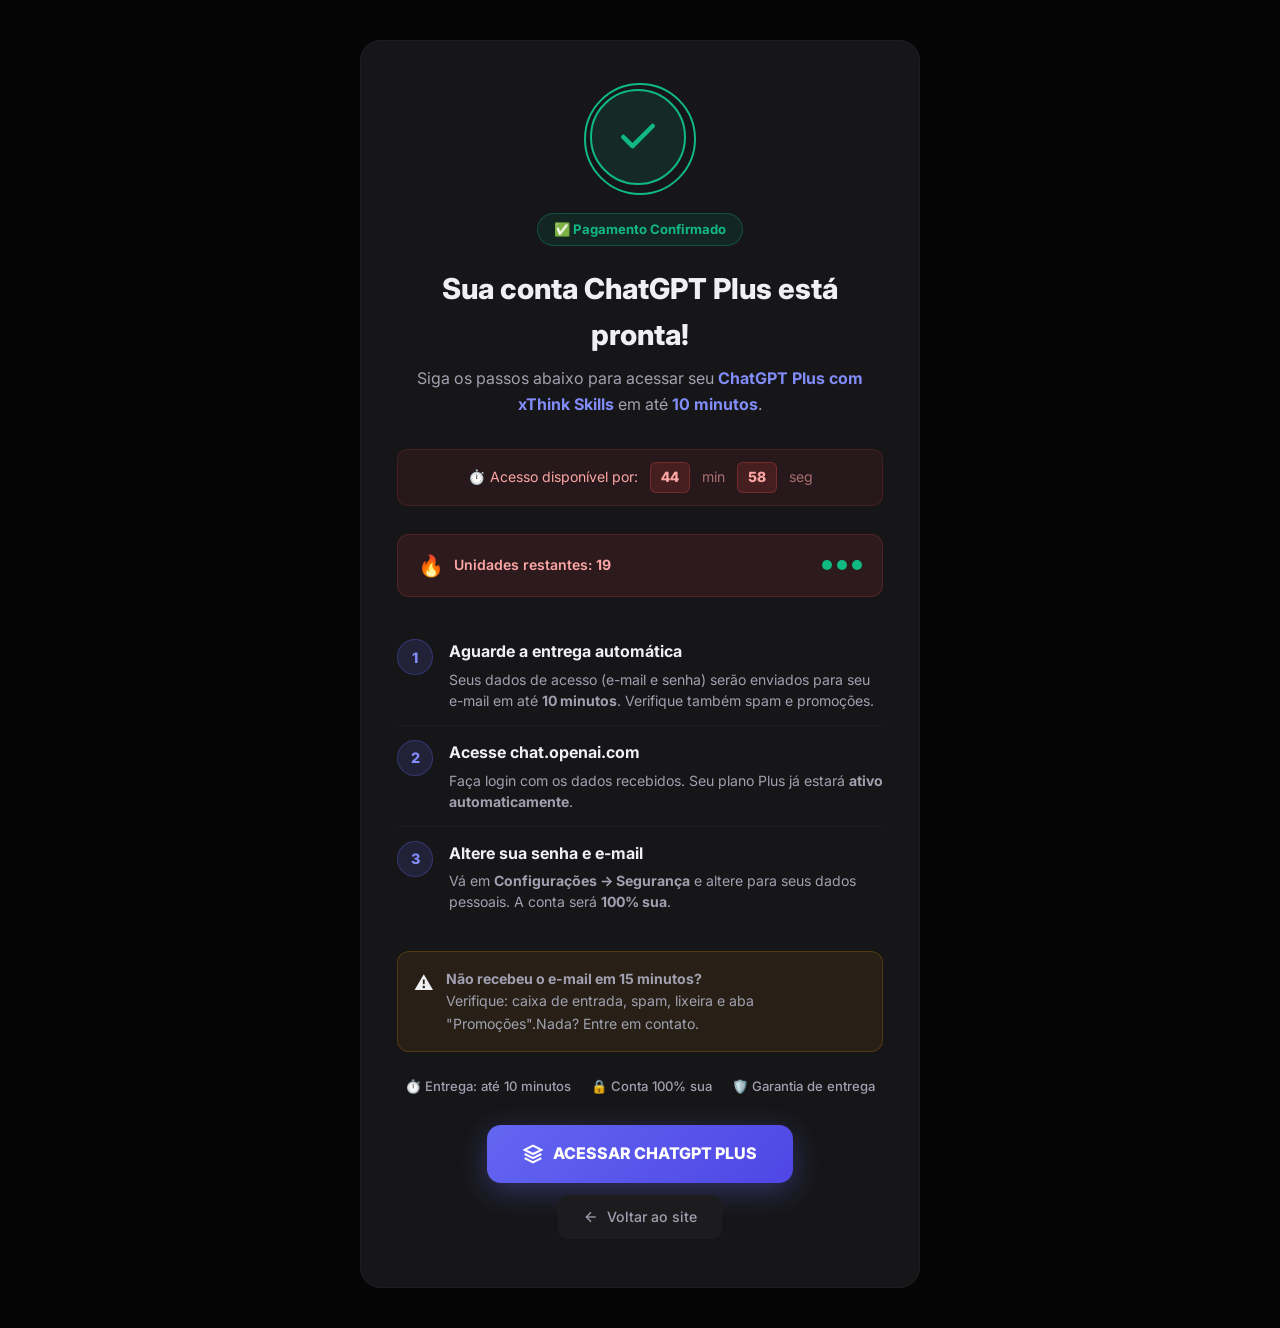
<file: sucesso.html>
<!DOCTYPE html>
<html lang="pt-BR">
<head>
  <meta charset="UTF-8">
  <meta name="viewport" content="width=device-width, initial-scale=1.0">
  <title>✅ Pagamento Confirmado — ChatGPT Plus</title>
  <meta name="robots" content="noindex, nofollow">

  <link rel="icon" href="data:image/svg+xml,<svg xmlns='http://www.w3.org/2000/svg' viewBox='0 0 100 100'><rect width='100' height='100' rx='20' fill='%2310b981'/><text x='50' y='68' font-size='55' font-family='Arial' font-weight='bold' text-anchor='middle' fill='white'>✓</text></svg>" type="image/svg+xml">

  <link rel="preconnect" href="https://fonts.googleapis.com">
  <link rel="preconnect" href="https://fonts.gstatic.com" crossorigin>
  <link href="https://fonts.googleapis.com/css2?family=Inter:wght@400;500;600;700;800;900&display=swap" rel="stylesheet">

  <link rel="stylesheet" href="style.css">
  <style>
    /* Sucesso page overrides */
    .sucesso-page {
      min-height: 100vh;
      display: flex;
      align-items: center;
      justify-content: center;
      padding: 40px 20px;
      background: var(--bg);
      position: relative;
      overflow: hidden;
    }
    .sucesso-page::before {
      content: '';
      position: absolute;
      top: 50%;
      left: 50%;
      transform: translate(-50%, -50%);
      width: 600px;
      height: 600px;
      background: radial-gradient(circle, rgba(16, 185, 129, 0.08) 0%, transparent 70%);
      pointer-events: none;
    }
    .sucesso-card {
      max-width: 560px;
      width: 100%;
      background: var(--card);
      border: 1px solid var(--border);
      border-radius: 20px;
      padding: 48px 36px;
      text-align: center;
      position: relative;
      z-index: 1;
    }
    .sucesso-icon-wrap {
      position: relative;
      width: 100px;
      height: 100px;
      margin: 0 auto 24px;
    }
    .sucesso-ring {
      position: absolute;
      inset: -6px;
      border-radius: 50%;
      border: 2px solid var(--success);
      animation: ring-pulse 2s ease infinite;
    }
    @keyframes ring-pulse {
      0%, 100% { transform: scale(1); opacity: 0.3; }
      50% { transform: scale(1.1); opacity: 0.1; }
    }
    .sucesso-icon-main {
      width: 96px;
      height: 96px;
      background: rgba(16, 185, 129, 0.12);
      border: 2px solid var(--success);
      border-radius: 50%;
      display: flex;
      align-items: center;
      justify-content: center;
    }
    .sucesso-icon-main svg { width: 44px; height: 44px; color: var(--success); }
    .sucesso-badge {
      display: inline-block;
      background: rgba(16, 185, 129, 0.1);
      border: 1px solid rgba(16, 185, 129, 0.3);
      color: var(--success);
      padding: 5px 16px;
      border-radius: 100px;
      font-size: 0.82rem;
      font-weight: 700;
      margin-bottom: 20px;
    }
    .sucesso-title { font-size: 1.8rem; font-weight: 800; color: var(--text); margin-bottom: 8px; }
    .sucesso-sub { font-size: 1rem; color: var(--text-soft); margin-bottom: 32px; }
    .sucesso-sub strong { color: var(--primary-light); }
    .sucesso-stock-bar {
      background: rgba(239, 68, 68, 0.1);
      border: 1px solid rgba(239, 68, 68, 0.2);
      border-radius: 12px;
      padding: 14px 20px;
      margin-bottom: 28px;
      display: flex;
      align-items: center;
      justify-content: space-between;
      gap: 16px;
    }
    .stock-info-left { display: flex; align-items: center; gap: 10px; }
    .stock-fire { font-size: 1.3rem; }
    .stock-label { font-size: 0.88rem; color: #fca5a5; font-weight: 600; }
    .stock-dots {
      display: flex;
      gap: 5px;
      flex-wrap: wrap;
    }
    .stock-dot-pulse {
      width: 10px;
      height: 10px;
      background: var(--success);
      border-radius: 50%;
      animation: dot-pulse 1.5s infinite;
    }
    .stock-dot-pulse:nth-child(2) { animation-delay: 0.3s; }
    .stock-dot-pulse:nth-child(3) { animation-delay: 0.6s; }
    @keyframes dot-pulse {
      0%, 100% { opacity: 0.4; }
      50% { opacity: 1; }
    }
    .sucesso-steps { text-align: left; margin-bottom: 24px; }
    .sucesso-step {
      display: flex;
      gap: 16px;
      padding: 14px 0;
      border-bottom: 1px solid var(--border);
    }
    .sucesso-step:last-child { border-bottom: none; }
    .ss-num {
      width: 36px;
      height: 36px;
      background: var(--primary-glow);
      border: 1px solid rgba(99, 102, 241, 0.3);
      color: var(--primary-light);
      border-radius: 50%;
      display: flex;
      align-items: center;
      justify-content: center;
      font-weight: 800;
      font-size: 0.9rem;
      flex-shrink: 0;
    }
    .ss-body h3 { font-size: 1rem; font-weight: 700; color: var(--text); margin-bottom: 4px; }
    .ss-body p { font-size: 0.88rem; color: var(--text-soft); line-height: 1.5; }
    .sucesso-alert {
      background: rgba(245, 158, 11, 0.08);
      border: 1px solid rgba(245, 158, 11, 0.2);
      border-radius: 12px;
      padding: 16px;
      margin-bottom: 24px;
      display: flex;
      align-items: flex-start;
      gap: 12px;
      text-align: left;
    }
    .sa-icon { font-size: 1.2rem; flex-shrink: 0; }
    .sa-body { font-size: 0.88rem; color: var(--text-soft); line-height: 1.6; }
    .sucesso-info {
      display: flex;
      justify-content: center;
      gap: 20px;
      margin-bottom: 28px;
      flex-wrap: wrap;
    }
    .si-item { display: flex; align-items: center; gap: 6px; font-size: 0.82rem; color: var(--text-soft); font-weight: 500; }
    .sucesso-btn {
      display: inline-flex;
      align-items: center;
      gap: 10px;
      background: linear-gradient(135deg, var(--primary), var(--primary-dark));
      color: white;
      padding: 16px 36px;
      border-radius: 14px;
      font-weight: 800;
      font-size: 1rem;
      text-decoration: none;
      box-shadow: 0 8px 30px rgba(99, 102, 241, 0.35);
      transition: transform 0.25s ease, box-shadow 0.25s ease;
    }
    .sucesso-btn:hover { transform: translateY(-2px); box-shadow: 0 14px 40px rgba(99, 102, 241, 0.5); }
    .sucesso-back {
      display: inline-flex;
      align-items: center;
      gap: 8px;
      background: var(--card-hover);
      color: var(--text-soft);
      padding: 10px 24px;
      border-radius: 10px;
      font-weight: 500;
      font-size: 0.88rem;
      border: 1px solid var(--border);
      transition: background 0.25s ease;
      text-decoration: none;
      margin-top: 12px;
    }
    .sucesso-back:hover { background: var(--surface); color: var(--text); }

    /* Countdown na sucesso */
    .sucesso-timer {
      background: rgba(239, 68, 68, 0.08);
      border: 1px solid rgba(239, 68, 68, 0.15);
      border-radius: 10px;
      padding: 12px 20px;
      margin-bottom: 28px;
      display: flex;
      align-items: center;
      justify-content: center;
      gap: 12px;
      font-size: 0.88rem;
      color: #fca5a5;
    }
    .sucesso-timer .countdown-segment {
      background: rgba(239, 68, 68, 0.15);
      border: 1px solid rgba(239, 68, 68, 0.3);
      padding: 3px 10px;
      border-radius: 6px;
      font-weight: 800;
      font-variant-numeric: tabular-nums;
    }

    @media (max-width: 600px) {
      .sucesso-card { padding: 32px 20px; }
      .sucesso-title { font-size: 1.4rem; }
      .sucesso-stock-bar { flex-direction: column; text-align: center; }
      .sucesso-info { flex-direction: column; gap: 8px; }
    }
  </style>
</head>
<body>

  <div class="sucesso-page">
    <div class="sucesso-card">

      <!-- Ícone de sucesso -->
      <div class="sucesso-icon-wrap">
        <div class="sucesso-ring"></div>
        <div class="sucesso-icon-main">
          <svg viewBox="0 0 24 24" fill="none" stroke="currentColor" stroke-width="2.5" stroke-linecap="round" stroke-linejoin="round">
            <polyline points="20 6 9 17 4 12"/>
          </svg>
        </div>
      </div>

      <div class="sucesso-badge">✅ Pagamento Confirmado</div>

      <h1 class="sucesso-title">Sua conta ChatGPT Plus está pronta!</h1>
      <p class="sucesso-sub">Siga os passos abaixo para acessar seu <strong>ChatGPT Plus com xThink Skills</strong> em até <strong>10 minutos</strong>.</p>

      <!-- Contador de acesso -->
      <div class="sucesso-timer">
        <span>⏱️ Acesso disponível por:</span>
        <span class="countdown-segment" id="cd-minutes">45</span>
        <span style="opacity: 0.6">min</span>
        <span class="countdown-segment" id="cd-seconds">00</span>
        <span style="opacity: 0.6">seg</span>
      </div>

      <!-- Barra de estoque -->
      <div class="sucesso-stock-bar">
        <div class="stock-info-left">
          <span class="stock-fire">🔥</span>
          <span class="stock-label">Unidades restantes: <strong id="stockCount">17</strong></span>
        </div>
        <div class="stock-dots">
          <div class="stock-dot-pulse"></div>
          <div class="stock-dot-pulse"></div>
          <div class="stock-dot-pulse"></div>
        </div>
      </div>

      <!-- Passos -->
      <div class="sucesso-steps">
        <div class="sucesso-step">
          <div class="ss-num">1</div>
          <div class="ss-body">
            <h3>Aguarde a entrega automática</h3>
            <p>Seus dados de acesso (e-mail e senha) serão enviados para seu e-mail em até <strong>10 minutos</strong>. Verifique também spam e promoções.</p>
          </div>
        </div>
        <div class="sucesso-step">
          <div class="ss-num">2</div>
          <div class="ss-body">
            <h3>Acesse chat.openai.com</h3>
            <p>Faça login com os dados recebidos. Seu plano Plus já estará <strong>ativo automaticamente</strong>.</p>
          </div>
        </div>
        <div class="sucesso-step">
          <div class="ss-num">3</div>
          <div class="ss-body">
            <h3>Altere sua senha e e-mail</h3>
            <p>Vá em <strong>Configurações → Segurança</strong> e altere para seus dados pessoais. A conta será <strong>100% sua</strong>.</p>
          </div>
        </div>
      </div>

      <!-- Alerta -->
      <div class="sucesso-alert">
        <span class="sa-icon">⚠️</span>
        <div class="sa-body">
          <strong>Não recebeu o e-mail em 15 minutos?</strong><br>
          Verifique: caixa de entrada, spam, lixeira e aba "Promoções".Nada? Entre em contato.
        </div>
      </div>

      <!-- Info -->
      <div class="sucesso-info">
        <div class="si-item">⏱️ Entrega: até 10 minutos</div>
        <div class="si-item">🔒 Conta 100% sua</div>
        <div class="si-item">🛡️ Garantia de entrega</div>
      </div>

      <!-- Botão principal -->
      <a href="https://chat.openai.com" target="_blank" rel="noopener" class="sucesso-btn">
        <svg width="20" height="20" viewBox="0 0 24 24" fill="none" stroke="currentColor" stroke-width="2.5"><path d="M12 2L2 7l10 5 10-5-10-5zM2 17l10 5 10-5M2 12l10 5 10-5"/></svg>
        ACESSAR CHATGPT PLUS
      </a>

      <br>

      <a href="index.html" class="sucesso-back">
        <svg width="16" height="16" viewBox="0 0 24 24" fill="none" stroke="currentColor" stroke-width="2"><line x1="19" y1="12" x2="5" y2="12"/><polyline points="12 19 5 12 12 5"/></svg>
        Voltar ao site
      </a>

    </div>
  </div>

  <script>
    // Contador regressivo de 45 minutos
    function startTimer() {
      let minutes = 45;
      let seconds = 0;
      const endTime = localStorage.getItem('sucesso_end') || (Date.now() + (45 * 60 * 1000));
      localStorage.setItem('sucesso_end', endTime);

      function update() {
        const now = Date.now();
        const diff = endTime - now;
        if (diff <= 0) {
          localStorage.removeItem('sucesso_end');
          return;
        }
        const m = Math.floor(diff / 60000);
        const s = Math.floor((diff % 60000) / 1000);
        const mEl = document.getElementById('cd-minutes');
        const sEl = document.getElementById('cd-seconds');
        if (mEl) mEl.textContent = String(m).padStart(2, '0');
        if (sEl) sEl.textContent = String(s).padStart(2, '0');
      }
      update();
      setInterval(update, 1000);
    }

    // Estoque dinâmico
    function loadStock() {
      // Simula estoque com base no dia
      const today = new Date().getDate();
      const baseStock = 17 + (today % 5) - 2; // between 12-22
      const el = document.getElementById('stockCount');
      if (el) el.textContent = baseStock;
    }

    document.addEventListener('DOMContentLoaded', () => {
      startTimer();
      loadStock();
    });
  </script>

</body>
</html>
</file>
<file: style.css>
/* ============================================
   ChatGPT Plus — Estilos Premium
   ============================================ */

*, *::before, *::after { margin: 0; padding: 0; box-sizing: border-box; }

:root {
  --bg: #050505;
  --bg2: #0a0a0b;
  --surface: #111113;
  --card: #161618;
  --card-hover: #1c1c1f;
  --border: #1e1e22;
  --border-hover: #2a2a30;
  --text: #f0f0f2;
  --text-soft: #a0a0b0;
  --text-muted: #606070;
  --primary: #6366f1;
  --primary-light: #818cf8;
  --primary-dark: #4f46e5;
  --primary-glow: rgba(99, 102, 241, 0.15);
  --primary-glow-strong: rgba(99, 102, 241, 0.25);
  --accent: #f59e0b;
  --success: #10b981;
  --danger: #ef4444;
  --font: 'Inter', -apple-system, BlinkMacSystemFont, sans-serif;
  --radius: 14px;
  --radius-lg: 18px;
  --transition: 0.25s cubic-bezier(0.4, 0, 0.2, 1);
}

html { scroll-behavior: smooth; font-size: 16px; }

body {
  font-family: var(--font);
  background: var(--bg);
  color: var(--text);
  line-height: 1.6;
  overflow-x: hidden;
  -webkit-font-smoothing: antialiased;
}

/* ============ LOADER ============ */
#loader {
  position: fixed;
  inset: 0;
  background: var(--bg);
  display: flex;
  align-items: center;
  justify-content: center;
  z-index: 9999;
  transition: opacity 0.4s ease, visibility 0.4s ease;
}
#loader.hidden { opacity: 0; visibility: hidden; pointer-events: none; }

.loader-pulse {
  display: flex;
  gap: 8px;
}
.lp-dot {
  width: 10px;
  height: 10px;
  background: var(--primary);
  border-radius: 50%;
  animation: lp-bounce 1.2s infinite;
}
.lp-dot:nth-child(2) { animation-delay: 0.2s; }
.lp-dot:nth-child(3) { animation-delay: 0.4s; }
@keyframes lp-bounce {
  0%, 80%, 100% { transform: scale(0.6); opacity: 0.5; }
  40% { transform: scale(1); opacity: 1; }
}

/* ============ REVEAL ============ */
.reveal {
  opacity: 0;
  transform: translateY(24px);
  transition: opacity 0.5s ease, transform 0.5s ease;
}
.reveal.visible { opacity: 1; transform: translateY(0); }

/* ============ CONTAINER ============ */
.container { max-width: 1100px; margin: 0 auto; padding: 0 20px; }
.section { padding: 80px 0; }
.section-eyebrow {
  display: flex;
  align-items: center;
  justify-content: center;
  gap: 12px;
  margin-bottom: 16px;
  font-size: 0.9rem;
  color: var(--text-soft);
  font-weight: 500;
}
.eyebrow-badge {
  background: linear-gradient(135deg, var(--primary), var(--primary-light));
  color: white;
  padding: 3px 12px;
  border-radius: 100px;
  font-size: 0.78rem;
  font-weight: 700;
  letter-spacing: 0.5px;
}
.section-title {
  font-size: clamp(1.7rem, 4vw, 2.4rem);
  font-weight: 800;
  text-align: center;
  margin-bottom: 12px;
  color: var(--text);
}
.section-subtitle {
  text-align: center;
  color: var(--text-soft);
  font-size: 1.05rem;
  margin-bottom: 48px;
  max-width: 600px;
  margin-left: auto;
  margin-right: auto;
}

/* ============ HEADER ============ */
.header {
  position: fixed;
  top: 0;
  left: 0;
  right: 0;
  z-index: 1000;
  background: rgba(5, 5, 5, 0.88);
  backdrop-filter: blur(20px);
  -webkit-backdrop-filter: blur(20px);
  border-bottom: 1px solid var(--border);
  transition: background var(--transition);
}
.header.scrolled { background: rgba(5, 5, 5, 0.97); }

.header-inner {
  display: flex;
  align-items: center;
  justify-content: space-between;
  height: 60px;
}

.logo {
  display: flex;
  align-items: center;
  gap: 10px;
  font-weight: 800;
  font-size: 1.1rem;
  color: var(--text);
  text-decoration: none;
}
.logo-icon {
  width: 32px;
  height: 32px;
  background: linear-gradient(135deg, var(--primary), var(--primary-light));
  border-radius: 8px;
  display: flex;
  align-items: center;
  justify-content: center;
  color: white;
}
.logo-plus {
  background: linear-gradient(135deg, var(--primary), var(--primary-light));
  -webkit-background-clip: text;
  -webkit-text-fill-color: transparent;
}

.nav {
  display: flex;
  align-items: center;
  gap: 28px;
}
.nav-link {
  font-size: 0.88rem;
  color: var(--text-soft);
  font-weight: 500;
  text-decoration: none;
  transition: color var(--transition);
  position: relative;
}
.nav-link:hover { color: var(--text); }

.pulse-glow {
  background: linear-gradient(135deg, var(--primary), var(--primary-light));
  color: white !important;
  padding: 8px 18px;
  border-radius: 10px;
  font-weight: 700;
  font-size: 0.82rem;
  text-decoration: none;
  transition: transform var(--transition), box-shadow var(--transition);
  display: flex;
  align-items: center;
  gap: 6px;
}
.pulse-glow:hover {
  transform: translateY(-1px);
  box-shadow: 0 6px 20px rgba(99, 102, 241, 0.4);
}

.menu-toggle {
  display: none;
  flex-direction: column;
  gap: 5px;
  background: none;
  border: none;
  cursor: pointer;
  padding: 4px;
}
.menu-toggle span {
  display: block;
  width: 24px;
  height: 2px;
  background: var(--text);
  border-radius: 2px;
  transition: var(--transition);
}
.menu-toggle.active span:nth-child(1) { transform: rotate(45deg) translate(5px, 5px); }
.menu-toggle.active span:nth-child(2) { opacity: 0; }
.menu-toggle.active span:nth-child(3) { transform: rotate(-45deg) translate(5px, -5px); }

/* ============ URGENCY BAR ============ */
.urgency-bar {
  position: fixed;
  top: 60px;
  left: 0;
  right: 0;
  z-index: 999;
  background: linear-gradient(90deg, #1a0505, #2a0808, #1a0505);
  border-bottom: 1px solid rgba(239, 68, 68, 0.3);
  padding: 8px 0;
}
.ub-inner {
  display: flex;
  align-items: center;
  justify-content: center;
  gap: 20px;
  flex-wrap: wrap;
  font-size: 0.82rem;
  font-weight: 700;
  color: white;
}
.ub-icon { color: var(--accent); }
.ub-text { letter-spacing: 1px; color: #fca5a5; }

.countdown { display: flex; align-items: center; gap: 4px; }
.cs-label { font-size: 0.75rem; opacity: 0.7; margin-right: 4px; }
.countdown-segment {
  background: rgba(239, 68, 68, 0.25);
  border: 1px solid rgba(239, 68, 68, 0.4);
  padding: 2px 8px;
  border-radius: 5px;
  font-variant-numeric: tabular-nums;
  min-width: 30px;
  text-align: center;
  font-size: 0.88rem;
}
.cs-sep { opacity: 0.6; font-size: 0.88rem; }

.stock-indicator {
  display: flex;
  align-items: center;
  gap: 6px;
  color: #fca5a5;
}
.stock-pulse {
  width: 8px;
  height: 8px;
  background: var(--danger);
  border-radius: 50%;
  animation: pulse-anim 1.5s infinite;
}
@keyframes pulse-anim {
  0%, 100% { box-shadow: 0 0 0 0 rgba(239, 68, 68, 0.6); }
  50% { box-shadow: 0 0 0 6px rgba(239, 68, 68, 0); }
}

/* ============ HERO ============ */
.hero {
  padding-top: 160px;
  padding-bottom: 80px;
  text-align: center;
  position: relative;
  overflow: hidden;
}
.hero-bg-grid {
  position: absolute;
  inset: 0;
  background-image:
    linear-gradient(rgba(99, 102, 241, 0.03) 1px, transparent 1px),
    linear-gradient(90deg, rgba(99, 102, 241, 0.03) 1px, transparent 1px);
  background-size: 60px 60px;
  pointer-events: none;
}
.hero-glow {
  position: absolute;
  top: -100px;
  left: 50%;
  transform: translateX(-50%);
  width: 600px;
  height: 400px;
  background: radial-gradient(ellipse, rgba(99, 102, 241, 0.12) 0%, transparent 70%);
  pointer-events: none;
}
.hero-content { position: relative; z-index: 1; }

.hero-badge {
  display: inline-flex;
  align-items: center;
  gap: 8px;
  background: var(--card);
  border: 1px solid var(--border);
  padding: 8px 20px;
  border-radius: 100px;
  font-size: 0.85rem;
  color: var(--text-soft);
  margin-bottom: 28px;
  animation: fadeInUp 0.5s ease both;
}
.badge-dot {
  width: 8px;
  height: 8px;
  background: var(--success);
  border-radius: 50%;
  animation: pulse-anim 2s infinite;
}

.hero-title {
  font-size: clamp(2rem, 6vw, 3.5rem);
  font-weight: 900;
  line-height: 1.1;
  margin-bottom: 16px;
  color: var(--text);
  animation: fadeInUp 0.5s ease 0.1s both;
}
.gradient-text {
  background: linear-gradient(135deg, var(--primary-light), #a78bfa, var(--primary));
  -webkit-background-clip: text;
  -webkit-text-fill-color: transparent;
  background-size: 200% auto;
  animation: gradient-shift 3s ease infinite;
}
@keyframes gradient-shift {
  0%, 100% { background-position: 0% center; }
  50% { background-position: 100% center; }
}

.hero-sub {
  font-size: 1.1rem;
  color: var(--text-soft);
  max-width: 560px;
  margin: 0 auto 40px;
  animation: fadeInUp 0.5s ease 0.2s both;
}
.hero-sub strong { color: var(--primary-light); }

.price-block {
  position: relative;
  display: inline-block;
  margin-bottom: 32px;
  animation: fadeInUp 0.5s ease 0.3s both;
}
.price-tag { display: flex; flex-direction: column; align-items: center; gap: 6px; }
.price-old { font-size: 1rem; color: var(--text-muted); }
.price-main {
  display: flex;
  align-items: baseline;
  gap: 2px;
}
.price-currency { font-size: 1.6rem; font-weight: 800; color: var(--text-soft); }
.price-value { font-size: 4rem; font-weight: 900; color: var(--text); line-height: 1; }
.price-cents { font-size: 1.8rem; font-weight: 800; color: var(--text); }
.price-save {
  background: rgba(16, 185, 129, 0.12);
  color: var(--success);
  padding: 4px 14px;
  border-radius: 100px;
  font-size: 0.82rem;
  font-weight: 700;
}
.price-badge-float {
  position: absolute;
  top: -12px;
  right: -40px;
  background: linear-gradient(135deg, var(--danger), #dc2626);
  color: white;
  padding: 6px 14px;
  border-radius: 100px;
  font-size: 0.78rem;
  font-weight: 800;
  transform: rotate(12deg);
  box-shadow: 0 4px 15px rgba(239, 68, 68, 0.4);
}

.hero-actions { margin-bottom: 32px; animation: fadeInUp 0.5s ease 0.4s both; }

.btn-buy {
  display: inline-flex;
  align-items: center;
  gap: 16px;
  background: linear-gradient(135deg, var(--primary), var(--primary-dark));
  color: white;
  padding: 18px 40px;
  border-radius: var(--radius);
  font-weight: 800;
  font-size: 1.1rem;
  text-decoration: none;
  border: none;
  cursor: pointer;
  transition: transform var(--transition), box-shadow var(--transition);
  box-shadow: 0 8px 30px rgba(99, 102, 241, 0.35);
  position: relative;
  overflow: hidden;
}
.btn-buy::before {
  content: '';
  position: absolute;
  top: 0;
  left: -100%;
  width: 100%;
  height: 100%;
  background: linear-gradient(90deg, transparent, rgba(255,255,255,0.1), transparent);
  transition: left 0.5s;
}
.btn-buy:hover::before { left: 100%; }
.btn-buy:hover {
  transform: translateY(-3px);
  box-shadow: 0 14px 40px rgba(99, 102, 241, 0.5);
}
.btn-buy:active { transform: translateY(0); }
.btn-buy-icon { opacity: 0.9; }
.btn-buy-text { display: flex; flex-direction: column; text-align: left; }
.btn-buy-main { font-size: 1.1rem; font-weight: 800; }
.btn-buy-sub { font-size: 0.78rem; font-weight: 400; opacity: 0.7; }
.btn-buy-arrow { font-size: 1.3rem; transition: transform var(--transition); }
.btn-buy:hover .btn-buy-arrow { transform: translateX(4px); }

.payment-icons {
  display: flex;
  align-items: center;
  justify-content: center;
  gap: 12px;
  margin-top: 16px;
  font-size: 0.82rem;
  color: var(--text-muted);
}
.pi {
  background: var(--card);
  border: 1px solid var(--border);
  padding: 4px 12px;
  border-radius: 6px;
  font-weight: 600;
  color: var(--text-soft);
}
.pi-secure { color: var(--success); }

.hero-stats {
  display: flex;
  align-items: center;
  justify-content: center;
  gap: 32px;
  animation: fadeInUp 0.5s ease 0.5s both;
}
.stat-item { text-align: center; }
.stat-num { font-size: 1.5rem; font-weight: 800; color: var(--text); display: block; }
.stat-label { font-size: 0.8rem; color: var(--text-muted); }
.stat-divider { width: 1px; height: 40px; background: var(--border); }

@keyframes fadeInUp {
  from { opacity: 0; transform: translateY(20px); }
  to { opacity: 1; transform: translateY(0); }
}

/* ============ PROOF TICKER ============ */
.proof-ticker {
  background: var(--surface);
  border-top: 1px solid var(--border);
  border-bottom: 1px solid var(--border);
  padding: 10px 0;
  overflow: hidden;
}
.proof-track {
  display: flex;
  gap: 48px;
  animation: ticker-scroll 30s linear infinite;
  white-space: nowrap;
}
.proof-track span {
  font-size: 0.82rem;
  color: var(--text-muted);
  font-weight: 500;
}
.proof-track span:first-child { color: var(--success); font-weight: 700; }
@keyframes ticker-scroll {
  0% { transform: translateX(0); }
  100% { transform: translateX(-50%); }
}

/* ============ xTHINK SECTION ============ */
.xthink-section { background: var(--bg2); }
.xthink-grid {
  display: grid;
  grid-template-columns: repeat(3, 1fr);
  gap: 16px;
}
.xthink-card {
  background: var(--card);
  border: 1px solid var(--border);
  border-radius: var(--radius-lg);
  padding: 28px 24px;
  position: relative;
  transition: transform var(--transition), border-color var(--transition), box-shadow var(--transition);
  overflow: hidden;
}
.xthink-card::before {
  content: '';
  position: absolute;
  top: 0;
  left: 0;
  right: 0;
  height: 2px;
  background: linear-gradient(90deg, var(--primary), transparent);
  opacity: 0;
  transition: opacity var(--transition);
}
.xthink-card:hover {
  transform: translateY(-4px);
  border-color: var(--border-hover);
  box-shadow: 0 12px 40px rgba(0, 0, 0, 0.4);
}
.xthink-card:hover::before { opacity: 1; }
.xc-featured {
  border-color: rgba(99, 102, 241, 0.3);
  box-shadow: 0 0 30px rgba(99, 102, 241, 0.08);
}
.xc-featured::before { opacity: 1; }

.xc-icon {
  width: 52px;
  height: 52px;
  background: var(--primary-glow);
  border: 1px solid rgba(99, 102, 241, 0.2);
  border-radius: 12px;
  display: flex;
  align-items: center;
  justify-content: center;
  margin-bottom: 18px;
  color: var(--primary-light);
}
.xc-icon-glow {
  background: var(--primary-glow-strong);
  border-color: rgba(99, 102, 241, 0.4);
}

.xc-badge-new, .xc-badge-pop {
  position: absolute;
  top: 16px;
  right: 16px;
  padding: 3px 10px;
  border-radius: 100px;
  font-size: 0.7rem;
  font-weight: 700;
  letter-spacing: 0.5px;
}
.xc-badge-new {
  background: rgba(245, 158, 11, 0.12);
  color: var(--accent);
  border: 1px solid rgba(245, 158, 11, 0.3);
}
.xc-badge-pop {
  background: rgba(99, 102, 241, 0.12);
  color: var(--primary-light);
  border: 1px solid rgba(99, 102, 241, 0.3);
}

.xthink-card h3 {
  font-size: 1.05rem;
  font-weight: 700;
  margin-bottom: 8px;
  color: var(--text);
}
.xthink-card p { font-size: 0.88rem; color: var(--text-soft); margin-bottom: 14px; line-height: 1.5; }
.xc-list { list-style: none; }
.xc-list li {
  font-size: 0.82rem;
  color: var(--success);
  padding: 3px 0;
  font-weight: 500;
}

/* ============ COMPARE TABLE ============ */
.compare-table {
  background: var(--card);
  border: 1px solid var(--border);
  border-radius: var(--radius-lg);
  overflow: hidden;
  max-width: 700px;
  margin: 0 auto;
}
.ct-header {
  display: grid;
  grid-template-columns: 1fr 100px 140px;
  padding: 16px 24px;
  background: var(--surface);
  border-bottom: 1px solid var(--border);
  font-weight: 700;
  font-size: 0.9rem;
  color: var(--text-soft);
}
.ct-plus-col {
  text-align: center;
  display: flex;
  flex-direction: column;
  align-items: center;
  gap: 4px;
}
.highlight-col { color: var(--primary-light) !important; }
.ct-badge {
  background: linear-gradient(135deg, var(--primary), var(--primary-light));
  color: white;
  padding: 2px 12px;
  border-radius: 100px;
  font-size: 0.75rem;
  font-weight: 700;
}
.ct-row {
  display: grid;
  grid-template-columns: 1fr 100px 140px;
  padding: 14px 24px;
  border-bottom: 1px solid var(--border);
  font-size: 0.92rem;
  transition: background var(--transition);
}
.ct-row:last-child { border-bottom: none; }
.ct-row:hover { background: var(--card-hover); }
.ct-feat { color: var(--text-soft); font-weight: 500; }
.ct-free { text-align: center; color: var(--text-muted); }
.ct-plus { text-align: center; font-weight: 600; }

/* ============ PLAN ============ */
.plan-section { padding: 80px 0; }
.plan-card {
  max-width: 480px;
  margin: 0 auto;
  background: var(--card);
  border: 1px solid var(--primary);
  border-radius: 20px;
  padding: 36px 32px;
  position: relative;
  box-shadow: 0 0 50px var(--primary-glow);
  overflow: visible;
}
.plan-floating {
  position: absolute;
  top: -16px;
  left: 50%;
  transform: translateX(-50%);
  white-space: nowrap;
}
.pf-tag {
  background: linear-gradient(135deg, var(--danger), #dc2626);
  color: white;
  padding: 6px 20px;
  border-radius: 100px;
  font-size: 0.8rem;
  font-weight: 800;
  box-shadow: 0 4px 15px rgba(239, 68, 68, 0.4);
}

.plan-header {
  text-align: center;
  margin-bottom: 24px;
}
.plan-icon-big {
  width: 64px;
  height: 64px;
  background: var(--primary-glow);
  border: 1px solid rgba(99, 102, 241, 0.3);
  border-radius: 16px;
  display: flex;
  align-items: center;
  justify-content: center;
  margin: 0 auto 16px;
  color: var(--primary-light);
}
.plan-title { font-size: 1.4rem; font-weight: 800; color: var(--text); margin-bottom: 4px; }
.plan-subtitle { font-size: 0.9rem; color: var(--text-muted); }

.plan-price-area { text-align: center; margin-bottom: 24px; }
.plan-old-price { font-size: 1.1rem; color: var(--text-muted); margin-bottom: 4px; }
.plan-price-big { display: flex; align-items: baseline; justify-content: center; gap: 2px; }
.currency { font-size: 1.5rem; font-weight: 800; color: var(--text-soft); }
.price-num { font-size: 3.5rem; font-weight: 900; color: var(--text); line-height: 1; }
.price-dec { font-size: 1.8rem; font-weight: 800; color: var(--text); }
.plan-period { font-size: 0.82rem; color: var(--text-muted); margin-top: 4px; }

.plan-checklist {
  margin-bottom: 28px;
  border: 1px solid var(--border);
  border-radius: var(--radius);
  overflow: hidden;
}
.pc-item {
  display: flex;
  align-items: center;
  gap: 12px;
  padding: 12px 16px;
  font-size: 0.9rem;
  color: var(--text-soft);
  border-bottom: 1px solid var(--border);
  transition: background var(--transition);
}
.pc-item:last-child { border-bottom: none; }
.pc-item:hover { background: var(--card-hover); }
.pc-icon {
  width: 24px;
  height: 24px;
  background: rgba(16, 185, 129, 0.12);
  border-radius: 50%;
  display: flex;
  align-items: center;
  justify-content: center;
  font-size: 0.7rem;
  color: var(--success);
  font-weight: 800;
  flex-shrink: 0;
}

.btn-buy-full {
  display: flex;
  align-items: center;
  justify-content: center;
  gap: 14px;
  background: linear-gradient(135deg, var(--primary), var(--primary-dark));
  color: white;
  padding: 18px 28px;
  border-radius: var(--radius);
  font-weight: 800;
  font-size: 1rem;
  text-decoration: none;
  border: none;
  cursor: pointer;
  transition: transform var(--transition), box-shadow var(--transition);
  box-shadow: 0 8px 30px rgba(99, 102, 241, 0.35);
  width: 100%;
  margin-bottom: 16px;
}
.btn-buy-full:hover {
  transform: translateY(-3px);
  box-shadow: 0 14px 40px rgba(99, 102, 241, 0.5);
}
.btnbf-icon { opacity: 0.9; }
.btnbf-text { display: flex; flex-direction: column; text-align: left; }
.btnbf-main { font-size: 1rem; font-weight: 800; }
.btnbf-sub { font-size: 0.75rem; font-weight: 400; opacity: 0.7; }
.btnbf-arrow { font-size: 1.3rem; margin-left: auto; }

.plan-guarantee {
  text-align: center;
  font-size: 0.8rem;
  color: var(--text-muted);
  padding: 12px;
  background: rgba(16, 185, 129, 0.05);
  border: 1px solid rgba(16, 185, 129, 0.15);
  border-radius: var(--radius);
  line-height: 1.5;
}

/* ============ STEPS ============ */
.steps-grid {
  display: grid;
  grid-template-columns: repeat(3, 1fr);
  gap: 32px;
  position: relative;
}
.steps-grid::before {
  content: '';
  position: absolute;
  top: 36px;
  left: calc(20% + 20px);
  right: calc(20% + 20px);
  height: 2px;
  background: linear-gradient(90deg, var(--primary), var(--primary-light));
  opacity: 0.3;
  z-index: 0;
}
.step-card { text-align: center; position: relative; z-index: 1; }
.step-icon-wrap { margin-bottom: 16px; }
.step-num-big {
  width: 56px;
  height: 56px;
  background: linear-gradient(135deg, var(--primary), var(--primary-dark));
  color: white;
  border-radius: 50%;
  display: flex;
  align-items: center;
  justify-content: center;
  font-size: 1.4rem;
  font-weight: 900;
  margin: 0 auto;
  box-shadow: 0 4px 20px rgba(99, 102, 241, 0.3);
}
.step-connector {
  position: absolute;
  top: 28px;
  right: -40px;
  width: 40px;
  height: 2px;
  background: linear-gradient(90deg, var(--primary), transparent);
  opacity: 0.3;
  display: none;
}
.step-body h3 { font-size: 1.05rem; font-weight: 700; margin-bottom: 6px; color: var(--text); }
.step-body p { font-size: 0.88rem; color: var(--text-soft); max-width: 280px; margin: 0 auto; line-height: 1.5; }

/* ============ TESTIMONIALS ============ */
.testimonials-grid {
  display: grid;
  grid-template-columns: repeat(3, 1fr);
  gap: 20px;
}
.testimonial-card {
  background: var(--card);
  border: 1px solid var(--border);
  border-radius: var(--radius-lg);
  padding: 28px 24px;
  transition: transform var(--transition), border-color var(--transition);
}
.testimonial-card:hover { transform: translateY(-3px); border-color: var(--border-hover); }
.tc-stars { font-size: 0.9rem; margin-bottom: 12px; color: var(--accent); }
.tc-text { font-size: 0.92rem; color: var(--text-soft); line-height: 1.6; margin-bottom: 16px; font-style: italic; }
.tc-author { display: flex; align-items: center; gap: 12px; }
.tc-avatar {
  width: 40px;
  height: 40px;
  background: var(--primary-glow);
  border: 1px solid rgba(99, 102, 241, 0.3);
  border-radius: 50%;
  display: flex;
  align-items: center;
  justify-content: center;
  font-weight: 700;
  font-size: 0.8rem;
  color: var(--primary-light);
}
.tc-name { font-size: 0.9rem; font-weight: 700; color: var(--text); }
.tc-location { font-size: 0.78rem; color: var(--text-muted); }

/* ============ FAQ ============ */
.faq-list { max-width: 700px; margin: 0 auto; }
.faq-item {
  background: var(--card);
  border: 1px solid var(--border);
  border-radius: var(--radius);
  margin-bottom: 10px;
  overflow: hidden;
  transition: border-color var(--transition);
}
.faq-item.active { border-color: var(--border-hover); }
.faq-q {
  width: 100%;
  display: flex;
  align-items: center;
  justify-content: space-between;
  padding: 18px 24px;
  background: none;
  border: none;
  color: var(--text);
  font-family: var(--font);
  font-size: 0.95rem;
  font-weight: 600;
  cursor: pointer;
  text-align: left;
  gap: 16px;
  transition: color var(--transition);
}
.faq-q:hover { color: var(--primary-light); }
.faq-arrow {
  width: 20px;
  height: 20px;
  flex-shrink: 0;
  color: var(--text-muted);
  transition: transform var(--transition), color var(--transition);
}
.faq-item.active .faq-arrow { transform: rotate(180deg); color: var(--primary-light); }
.faq-a { max-height: 0; overflow: hidden; transition: max-height 0.35s ease; }
.faq-item.active .faq-a { max-height: 200px; }
.faq-a-inner { padding: 0 24px 18px; font-size: 0.9rem; color: var(--text-soft); line-height: 1.6; }

/* ============ FINAL CTA ============ */
.final-cta {
  padding: 80px 0;
  text-align: center;
  position: relative;
  overflow: hidden;
  background: var(--surface);
  border-top: 1px solid var(--border);
}
.final-cta-glow {
  position: absolute;
  top: 50%;
  left: 50%;
  transform: translate(-50%, -50%);
  width: 500px;
  height: 300px;
  background: radial-gradient(ellipse, rgba(99, 102, 241, 0.1) 0%, transparent 70%);
  pointer-events: none;
}
.fcta-inner { position: relative; z-index: 1; }
.fcta-badge {
  display: inline-block;
  background: rgba(239, 68, 68, 0.1);
  border: 1px solid rgba(239, 68, 68, 0.3);
  color: #fca5a5;
  padding: 6px 20px;
  border-radius: 100px;
  font-size: 0.82rem;
  font-weight: 700;
  letter-spacing: 1px;
  margin-bottom: 20px;
}
.fcta-title { font-size: clamp(1.6rem, 4vw, 2.2rem); font-weight: 900; margin-bottom: 12px; color: var(--text); }
.fcta-price {
  background: linear-gradient(135deg, var(--primary-light), #a78bfa);
  -webkit-background-clip: text;
  -webkit-text-fill-color: transparent;
}
.fcta-sub { font-size: 1rem; color: var(--text-soft); margin-bottom: 28px; }

.fcta-countdown {
  display: flex;
  align-items: center;
  justify-content: center;
  gap: 12px;
  margin-bottom: 32px;
  font-size: 0.88rem;
  color: var(--text-soft);
}
.countdown-big .countdown-segment {
  background: rgba(239, 68, 68, 0.15);
  border: 1px solid rgba(239, 68, 68, 0.3);
  padding: 4px 14px;
  border-radius: 8px;
  font-size: 1.3rem;
  font-weight: 800;
  font-variant-numeric: tabular-nums;
  min-width: 48px;
}

.btn-buy-final {
  display: inline-flex;
  align-items: center;
  gap: 16px;
  background: linear-gradient(135deg, var(--primary), var(--primary-dark));
  color: white;
  padding: 20px 48px;
  border-radius: var(--radius);
  font-weight: 800;
  font-size: 1.15rem;
  text-decoration: none;
  border: none;
  cursor: pointer;
  transition: transform var(--transition), box-shadow var(--transition);
  box-shadow: 0 8px 30px rgba(99, 102, 241, 0.4);
  margin-bottom: 20px;
}
.btn-buy-final:hover {
  transform: translateY(-3px) scale(1.02);
  box-shadow: 0 14px 40px rgba(99, 102, 241, 0.5);
}

.fcta-trust {
  display: flex;
  align-items: center;
  justify-content: center;
  gap: 24px;
  font-size: 0.82rem;
  color: var(--text-muted);
}

/* ============ FLOATING CTA ============ */
.floating-cta {
  position: fixed;
  bottom: 24px;
  left: 50%;
  transform: translateX(-50%);
  z-index: 900;
  opacity: 0;
  pointer-events: none;
  transition: opacity 0.3s ease, transform 0.3s ease;
}
.floating-cta.visible {
  opacity: 1;
  pointer-events: all;
}
.fcta-btn {
  display: flex;
  align-items: center;
  gap: 10px;
  background: linear-gradient(135deg, var(--primary), var(--primary-dark));
  color: white;
  padding: 14px 28px;
  border-radius: 100px;
  font-weight: 800;
  font-size: 0.95rem;
  text-decoration: none;
  box-shadow: 0 8px 30px rgba(99, 102, 241, 0.5);
  position: relative;
}
.fcta-btn-icon { opacity: 0.9; }
.fcta-btn-pulse {
  position: absolute;
  inset: -2px;
  border-radius: 100px;
  border: 2px solid var(--primary);
  animation: floating-pulse 2s infinite;
  pointer-events: none;
}
@keyframes floating-pulse {
  0%, 100% { opacity: 0; transform: scale(1); }
  50% { opacity: 0.6; transform: scale(1.05); }
}

/* ============ FOOTER ============ */
.footer {
  border-top: 1px solid var(--border);
  padding: 32px 0;
  text-align: center;
  background: var(--bg);
}
.footer p { color: var(--text-muted); font-size: 0.85rem; }
.footer-disclaimer { margin-top: 6px; font-size: 0.78rem; }

/* ============ RESPONSIVE ============ */
@media (max-width: 900px) {
  .xthink-grid { grid-template-columns: repeat(2, 1fr); }
  .testimonials-grid { grid-template-columns: repeat(2, 1fr); }
  .steps-grid { grid-template-columns: 1fr; gap: 40px; }
  .steps-grid::before { display: none; }
  .step-connector { display: none; }
}

@media (max-width: 768px) {
  .urgency-bar { padding: 8px 12px; }
  .ub-inner { gap: 10px; font-size: 0.75rem; }
  .ub-text { display: none; }
  .nav {
    position: fixed;
    top: 60px;
    left: 0;
    right: 0;
    background: rgba(5, 5, 5, 0.98);
    backdrop-filter: blur(20px);
    flex-direction: column;
    padding: 20px;
    gap: 16px;
    border-bottom: 1px solid var(--border);
    transform: translateY(-120%);
    opacity: 0;
    visibility: hidden;
    transition: var(--transition);
  }
  .nav.open { transform: translateY(0); opacity: 1; visibility: visible; }
  .menu-toggle { display: flex; }
  .nav-link { font-size: 1rem; }
  .btn-nav { width: 100%; text-align: center; justify-content: center; }

  .section { padding: 56px 0; }
  .hero { padding-top: 130px; padding-bottom: 56px; }
  .hero-title { font-size: 1.8rem; }
  .price-value { font-size: 3rem; }
  .price-cents { font-size: 1.5rem; }

  .xthink-grid { grid-template-columns: 1fr; }
  .testimonials-grid { grid-template-columns: 1fr; }

  .ct-header, .ct-row { grid-template-columns: 1fr 80px 100px; font-size: 0.82rem; padding: 12px 16px; }

  .plan-card { padding: 28px 20px; }
  .plan-price-big { justify-content: center; }

  .btn-buy { padding: 16px 28px; font-size: 1rem; }
  .btn-buy-text { flex-direction: row; align-items: center; gap: 10px; }

  .floating-cta { bottom: 16px; }
  .fcta-btn { padding: 12px 24px; font-size: 0.88rem; }

  .hero-stats { gap: 20px; }
  .stat-num { font-size: 1.2rem; }
}

/* ============ STOCK DISPLAY ============ */
.stock-display {
  max-width: 480px;
  margin: 0 auto 24px;
}
.sd-bar {
  width: 100%;
  height: 6px;
  background: rgba(239, 68, 68, 0.15);
  border-radius: 100px;
  overflow: hidden;
  margin-bottom: 12px;
}
.sd-bar-fill {
  height: 100%;
  background: linear-gradient(90deg, var(--danger), var(--accent));
  border-radius: 100px;
  transition: width 0.8s ease;
}
.sd-info {
  display: flex;
  align-items: center;
  justify-content: center;
  gap: 8px;
  font-size: 0.88rem;
  color: var(--text-soft);
}
.sd-fire { font-size: 1.1rem; }
.sd-text strong { color: var(--danger); font-weight: 700; }

@media (max-width: 480px) {
  .hero-title { font-size: 1.5rem; }
  .price-value { font-size: 2.5rem; }
  .btn-buy-final { padding: 16px 32px; font-size: 1rem; }
  .fcta-countdown { flex-direction: column; gap: 8px; }
}
</file>
